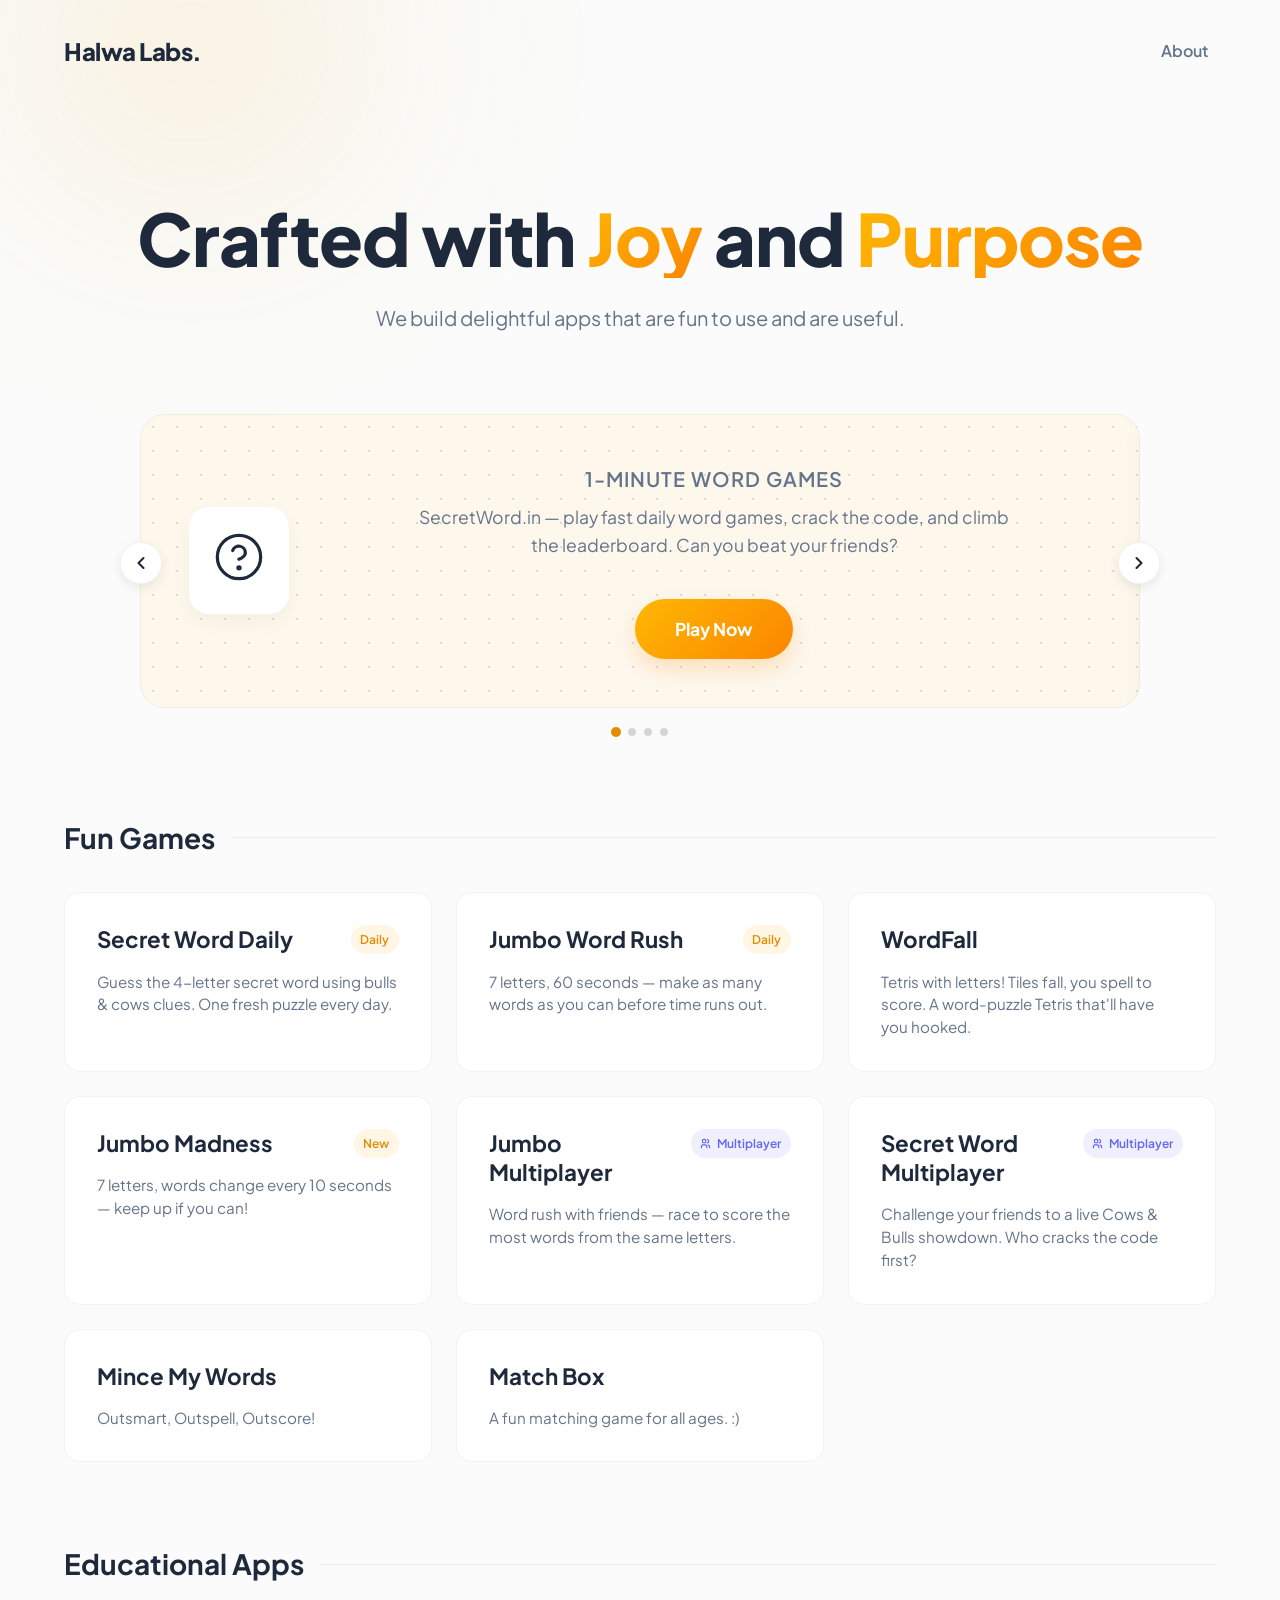
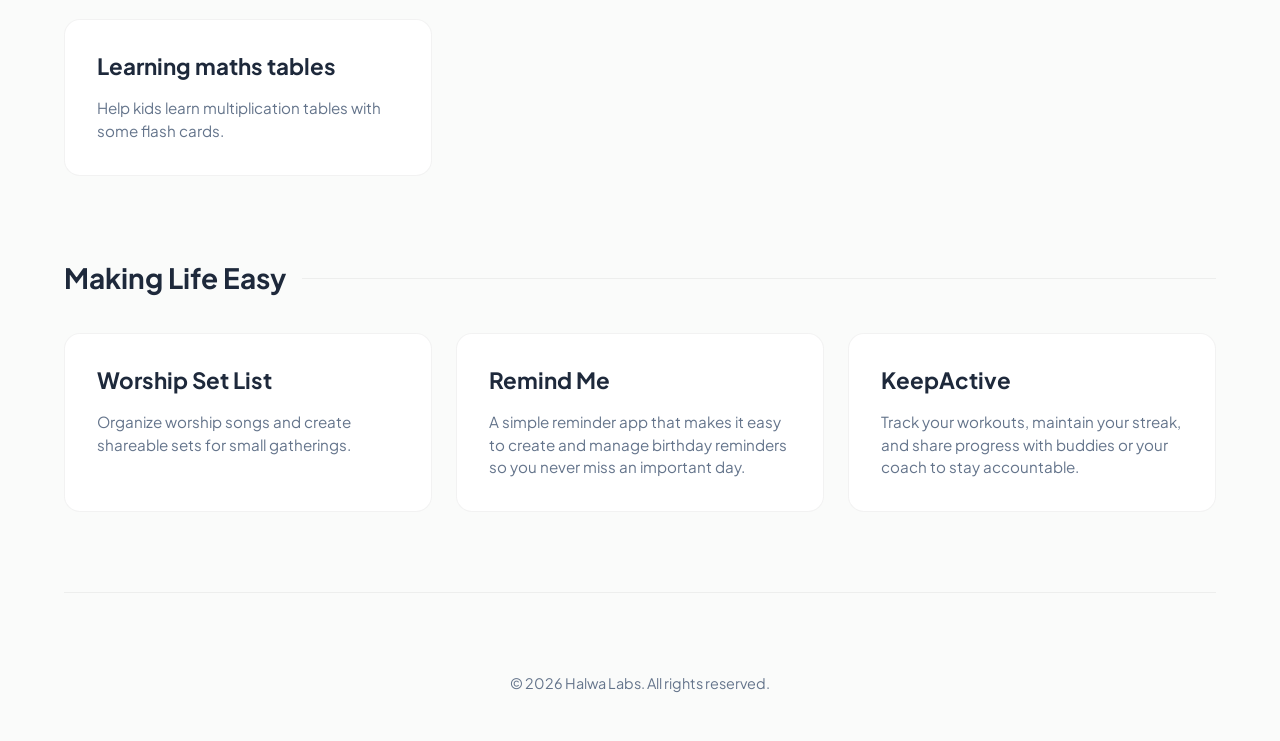
<file: index.html>
<!DOCTYPE html>
<html lang="en">
  <head>
    <meta charset="UTF-8" />
    <meta name="viewport" content="width=device-width, initial-scale=1.0" />
    <title>Halwa Labs - Crafted with Joy and Purpose</title>
    <meta name="description" content="We build delightful apps that are fun to use and are useful.">
    <link rel="preconnect" href="https://fonts.googleapis.com">
    <link rel="preconnect" href="https://fonts.gstatic.com" crossorigin>
    <link href="https://fonts.googleapis.com/css2?family=Plus+Jakarta+Sans:wght@400;500;600;700;800&display=swap" rel="stylesheet">
    <link rel="stylesheet" href="style.css">
    <!-- Google tag (gtag.js) -->
    <script async src="https://www.googletagmanager.com/gtag/js?id=G-1LLXTTPTNR"></script>
    <script>
      window.dataLayer = window.dataLayer || [];
      function gtag(){dataLayer.push(arguments);}
      gtag('js', new Date());
      gtag('config', 'G-1LLXTTPTNR');
    </script>
  </head>
  <body>
    <div id="app">
      <nav class="navbar">
        <div class="nav-content" style="display: flex; width: 100%; justify-content: space-between; align-items: center;">
          <div class="logo">Halwa Labs.</div>
          <div class="nav-links">
            <a href="about.html" style="color: var(--text-secondary); text-decoration: none; font-weight: 600; transition: color 0.3s; padding: 0.5rem;" onmouseover="this.style.color='var(--text-primary)'" onmouseout="this.style.color='var(--text-secondary)'">About</a>
          </div>
        </div>
      </nav>

      <header class="hero">
        <div class="hero-content">
          <h1 class="hero-title">Crafted with <span class="gradient-text">Joy</span> and <span class="gradient-text">Purpose</span></h1>
          <p class="hero-subtitle">We build delightful apps that are fun to use and are useful.</p>
        </div>
      </header>

      <div class="featured-carousel" id="featuredCarousel">
        <button class="carousel-arrow carousel-arrow-left" id="carouselPrev" aria-label="Previous">
          <svg width="20" height="20" viewBox="0 0 24 24" fill="none" stroke="currentColor" stroke-width="2.5" stroke-linecap="round" stroke-linejoin="round"><polyline points="15 18 9 12 15 6"></polyline></svg>
        </button>

        <div class="carousel-track" id="carouselTrack">
          <!-- Slide 1: SecretWord.in -->
          <div class="carousel-slide">
            <div class="banner-icon">
              <svg width="52" height="52" viewBox="0 0 24 24" fill="none" stroke="var(--text-primary)" stroke-width="1.5" stroke-linecap="round" stroke-linejoin="round">
                <circle cx="12" cy="12" r="10"></circle>
                <path d="M9.09 9a3 3 0 0 1 5.83 1c0 2-3 3-3 3"></path>
                <circle cx="12" cy="17" r="0.5" fill="var(--text-primary)"></circle>
              </svg>
            </div>
            <div class="banner-content">
              <h3 class="banner-subtitle">1-Minute Word Games</h3>
              <p class="banner-description">SecretWord.in — play fast daily word games, crack the code, and climb the leaderboard. Can you beat your friends?</p>
              <a href="https://secretword.in" target="_blank" rel="noopener noreferrer" class="banner-btn">Play Now</a>
            </div>
          </div>

          <!-- Slide 2: Multiplication Tables -->
          <div class="carousel-slide">
            <div class="banner-icon">
              <svg width="52" height="52" viewBox="0 0 24 24" fill="none" stroke="var(--text-primary)" stroke-width="1.5" stroke-linecap="round" stroke-linejoin="round">
                <path d="M12 2L2 7l10 5 10-5-10-5z"></path>
                <path d="M2 17l10 5 10-5"></path>
                <path d="M2 12l10 5 10-5"></path>
              </svg>
            </div>
            <div class="banner-content">
              <h3 class="banner-subtitle">Learn Multiplication Tables</h3>
              <p class="banner-description">A fun flash card app for 2nd &amp; 3rd graders to master their times tables — no stress, just practice and progress!</p>
              <a href="https://tables.halwalabs.com" target="_blank" rel="noopener noreferrer" class="banner-btn">Start Learning</a>
            </div>
          </div>

          <!-- Slide 3: KeepActive -->
          <div class="carousel-slide">
            <div class="banner-icon">
              <svg width="52" height="52" viewBox="0 0 24 24" fill="none" stroke="var(--text-primary)" stroke-width="1.5" stroke-linecap="round" stroke-linejoin="round">
                <path d="M18 8h1a4 4 0 0 1 0 8h-1"></path>
                <path d="M2 8h16v9a4 4 0 0 1-4 4H6a4 4 0 0 1-4-4V8z"></path>
                <line x1="6" y1="1" x2="6" y2="4"></line>
                <line x1="10" y1="1" x2="10" y2="4"></line>
                <line x1="14" y1="1" x2="14" y2="4"></line>
              </svg>
            </div>
            <div class="banner-content">
              <h3 class="banner-subtitle">Stay Consistent, Stay Fit</h3>
              <p class="banner-description">KeepActive — track your workouts, maintain your streak, and share progress with buddies or your coach to stay accountable.</p>
              <a href="https://keep-me-active.web.app/" target="_blank" rel="noopener noreferrer" class="banner-btn">Try KeepActive</a>
            </div>
          </div>

          <!-- Slide 4: MyShelf -->
          <div class="carousel-slide">
            <div class="banner-icon">
              <svg width="52" height="52" viewBox="0 0 24 24" fill="none" stroke="var(--text-primary)" stroke-width="1.5" stroke-linecap="round" stroke-linejoin="round">
                <path d="M4 19.5v-15A2.5 2.5 0 0 1 6.5 2H20v20H6.5a2.5 2.5 0 0 1 0-5H20"></path>
                <path d="M8 7h6"></path>
                <path d="M8 11h8"></path>
              </svg>
            </div>
            <div class="banner-content">
              <h3 class="banner-subtitle">Introducing MyShelf.in</h3>
              <p class="banner-description">Your Personal Library Community: Manage your book collection, share with friends, and borrow/lend books securely.</p>
              <a href="https://myshelf.in" target="_blank" rel="noopener noreferrer" class="banner-btn">Explore MyShelf.in</a>
            </div>
          </div>
        </div>

        <button class="carousel-arrow carousel-arrow-right" id="carouselNext" aria-label="Next">
          <svg width="20" height="20" viewBox="0 0 24 24" fill="none" stroke="currentColor" stroke-width="2.5" stroke-linecap="round" stroke-linejoin="round"><polyline points="9 18 15 12 9 6"></polyline></svg>
        </button>

        <div class="carousel-dots" id="carouselDots">
          <button class="carousel-dot active" data-index="0" aria-label="Slide 1"></button>
          <button class="carousel-dot" data-index="1" aria-label="Slide 2"></button>
          <button class="carousel-dot" data-index="2" aria-label="Slide 3"></button>
          <button class="carousel-dot" data-index="3" aria-label="Slide 4"></button>
        </div>
      </div>

      <main class="projects-container">
        <!-- Fun Games -->
        <section class="category-section">
          <h2 class="section-title">Fun Games</h2>
          <div class="grid-container">
            <a href="https://secretword.in/daily-challenge" target="_blank" rel="noopener noreferrer" class="project-card">
              <div class="card-content">
                <div class="card-header"><h3>Secret Word Daily</h3><span class="badge">Daily</span></div>
                <p>Guess the 4-letter secret word using bulls &amp; cows clues. One fresh puzzle every day.</p>
              </div><div class="card-glow"></div>
            </a>
            <a href="https://secretword.in/jumbo" target="_blank" rel="noopener noreferrer" class="project-card">
              <div class="card-content">
                <div class="card-header"><h3>Jumbo Word Rush</h3><span class="badge">Daily</span></div>
                <p>7 letters, 60 seconds — make as many words as you can before time runs out.</p>
              </div><div class="card-glow"></div>
            </a>
            <a href="https://secretword.in/wordfall" target="_blank" rel="noopener noreferrer" class="project-card">
              <div class="card-content">
                <div class="card-header"><h3>WordFall</h3></div>
                <p>Tetris with letters! Tiles fall, you spell to score. A word-puzzle Tetris that'll have you hooked.</p>
              </div><div class="card-glow"></div>
            </a>
            <a href="https://secretword.in/jumbomadness" target="_blank" rel="noopener noreferrer" class="project-card">
              <div class="card-content">
                <div class="card-header"><h3>Jumbo Madness</h3><span class="badge">New</span></div>
                <p>7 letters, words change every 10 seconds — keep up if you can!</p>
              </div><div class="card-glow"></div>
            </a>
            <a href="https://secretword.in/jumbo/multi" target="_blank" rel="noopener noreferrer" class="project-card">
              <div class="card-content">
                <div class="card-header">
                  <h3>Jumbo Multiplayer</h3>
                  <span class="badge badge-multi">
                    <svg width="11" height="11" viewBox="0 0 24 24" fill="none" stroke="currentColor" stroke-width="2.5" stroke-linecap="round" stroke-linejoin="round" style="display:inline;vertical-align:middle;margin-right:3px"><circle cx="9" cy="7" r="4"/><path d="M3 21v-2a4 4 0 0 1 4-4h4a4 4 0 0 1 4 4v2"/><path d="M16 3.13a4 4 0 0 1 0 7.75"/><path d="M21 21v-2a4 4 0 0 0-3-3.87"/></svg>Multiplayer
                  </span>
                </div>
                <p>Word rush with friends — race to score the most words from the same letters.</p>
              </div><div class="card-glow"></div>
            </a>
            <a href="https://secretword.in/multi" target="_blank" rel="noopener noreferrer" class="project-card">
              <div class="card-content">
                <div class="card-header">
                  <h3>Secret Word Multiplayer</h3>
                  <span class="badge badge-multi">
                    <svg width="11" height="11" viewBox="0 0 24 24" fill="none" stroke="currentColor" stroke-width="2.5" stroke-linecap="round" stroke-linejoin="round" style="display:inline;vertical-align:middle;margin-right:3px"><circle cx="9" cy="7" r="4"/><path d="M3 21v-2a4 4 0 0 1 4-4h4a4 4 0 0 1 4 4v2"/><path d="M16 3.13a4 4 0 0 1 0 7.75"/><path d="M21 21v-2a4 4 0 0 0-3-3.87"/></svg>Multiplayer
                  </span>
                </div>
                <p>Challenge your friends to a live Cows &amp; Bulls showdown. Who cracks the code first?</p>
              </div><div class="card-glow"></div>
            </a>
            <a href="https://minceletters.halwalabs.com/" target="_blank" rel="noopener noreferrer" class="project-card">
              <div class="card-content">
                <div class="card-header"><h3>Mince My Words</h3></div>
                <p>Outsmart, Outspell, Outscore!</p>
              </div><div class="card-glow"></div>
            </a>
            <a href="https://halwalabs.com/matchbox/index.html" target="_blank" rel="noopener noreferrer" class="project-card">
              <div class="card-content">
                <div class="card-header"><h3>Match Box</h3></div>
                <p>A fun matching game for all ages. :)</p>
              </div><div class="card-glow"></div>
            </a>
          </div>
        </section>

        <!-- Educational Apps -->
        <section class="category-section">
          <h2 class="section-title">Educational Apps</h2>
          <div class="grid-container">
            <a href="https://tables.halwalabs.com" target="_blank" rel="noopener noreferrer" class="project-card">
              <div class="card-content">
                <div class="card-header"><h3>Learning maths tables</h3></div>
                <p>Help kids learn multiplication tables with some flash cards.</p>
              </div><div class="card-glow"></div>
            </a>
          </div>
        </section>

        <!-- Making Life Easy -->
        <section class="category-section">
          <h2 class="section-title">Making Life Easy</h2>
          <div class="grid-container">
            <a href="https://worshipsetlist.in" target="_blank" rel="noopener noreferrer" class="project-card">
              <div class="card-content">
                <div class="card-header"><h3>Worship Set List</h3></div>
                <p>Organize worship songs and create shareable sets for small gatherings.</p>
              </div><div class="card-glow"></div>
            </a>
            <a href="https://remindme.halwalabs.com" target="_blank" rel="noopener noreferrer" class="project-card">
              <div class="card-content">
                <div class="card-header"><h3>Remind Me</h3></div>
                <p>A simple reminder app that makes it easy to create and manage birthday reminders so you never miss an important day.</p>
              </div><div class="card-glow"></div>
            </a>
            <a href="https://keep-me-active.web.app/" target="_blank" rel="noopener noreferrer" class="project-card">
              <div class="card-content">
                <div class="card-header"><h3>KeepActive</h3></div>
                <p>Track your workouts, maintain your streak, and share progress with buddies or your coach to stay accountable.</p>
              </div><div class="card-glow"></div>
            </a>
          </div>
        </section>
      </main>

      <footer class="footer">
        <p>&copy; 2026 Halwa Labs. All rights reserved.</p>
      </footer>
    </div>
    <script>
      document.querySelectorAll('.project-card').forEach(card => {
        card.addEventListener('mousemove', e => {
          const rect = card.getBoundingClientRect();
          const x = e.clientX - rect.left;
          const y = e.clientY - rect.top;
          card.style.setProperty('--mouse-x', x + 'px');
          card.style.setProperty('--mouse-y', y + 'px');
        });
      });

      // Featured Carousel
      (function () {
        const slides = document.querySelectorAll('.carousel-slide');
        const dots = document.querySelectorAll('.carousel-dot');
        const total = slides.length;
        let current = 0;
        let timer;

        function goTo(index) {
          current = (index + total) % total;
          slides.forEach((s, i) => {
            s.style.transform = `translateX(${(i - current) * 100}%)`;
          });
          dots.forEach((d, i) => d.classList.toggle('active', i === current));
        }

        // Initialize positions
        slides.forEach((s, i) => {
          s.style.transform = `translateX(${i * 100}%)`;
          s.style.position = 'absolute';
          s.style.top = '0';
          s.style.left = '0';
          s.style.width = '100%';
        });

        // Make track relative + sized to a slide
        const track = document.getElementById('carouselTrack');
        track.style.position = 'relative';
        track.style.height = slides[0].offsetHeight + 'px';
        // Keep track height in sync on resize
        window.addEventListener('resize', () => {
          goTo(current);
          track.style.height = slides[current].offsetHeight + 'px';
        });

        function startTimer() {
          timer = setInterval(() => goTo(current + 1), 5000);
        }
        function resetTimer() {
          clearInterval(timer);
          startTimer();
        }

        document.getElementById('carouselPrev').addEventListener('click', () => { goTo(current - 1); resetTimer(); });
        document.getElementById('carouselNext').addEventListener('click', () => { goTo(current + 1); resetTimer(); });
        dots.forEach(dot => {
          dot.addEventListener('click', () => { goTo(+dot.dataset.index); resetTimer(); });
        });

        // Pause on hover
        const carousel = document.getElementById('featuredCarousel');
        carousel.addEventListener('mouseenter', () => clearInterval(timer));
        carousel.addEventListener('mouseleave', startTimer);

        goTo(0);
        startTimer();
      })();
    </script>
  </body>
</html>
</file>
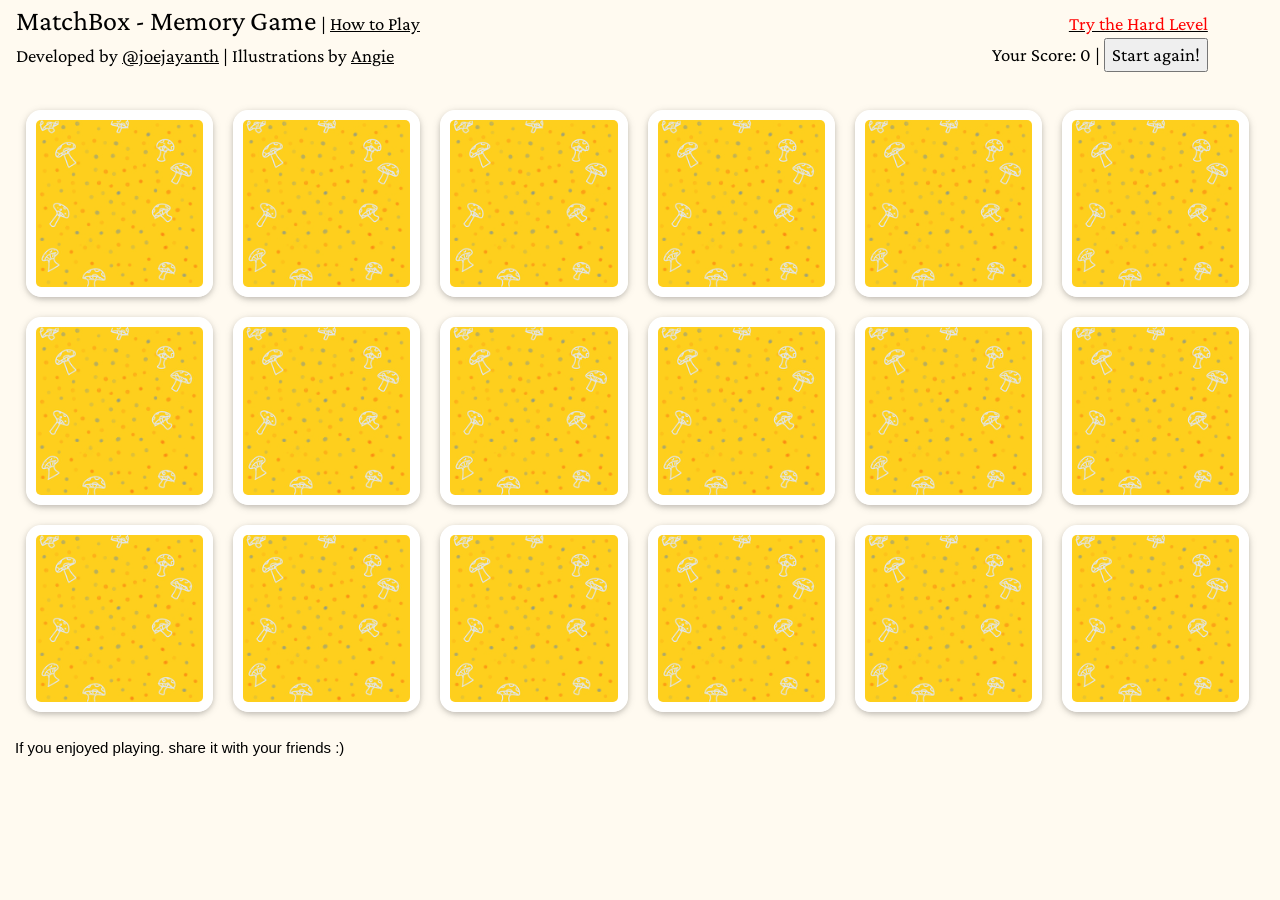
<file: matchbox/index.html>
<!DOCTYPE html>

<!--Matching game -->
<!-- Logic: 
1. create 24 boxes in a page. 
2. there will be 24 cards, 12 pairs.
3. allot each card to a slot randomly. 
4. on click of a card, open the card. and record that card in a array. 
5. on click on the next card, open that card, if its a match to the previous card, then leave them both open. if it is not a match then close the first card. leave the second open. 
6. have timer, start at the first card open. stop at the last card match.  -->


<html>
<head>
    <!-- Global site tag (gtag.js) - Google Analytics -->
<script async src="https://www.googletagmanager.com/gtag/js?id=UA-39559930-3"></script>
<script>
  window.dataLayer = window.dataLayer || [];
  function gtag(){dataLayer.push(arguments);}
  gtag('js', new Date());

  gtag('config', 'UA-39559930-3');
</script>

	<title>MatchBox - a memory game by joseph jayanth</title>
	<link rel="stylesheet" href="https://www.w3schools.com/w3css/4/w3.css">
	<link href="https://fonts.googleapis.com/css2?family=Crimson+Pro&family=Literata"  rel='stylesheet'>
	<script type="text/javascript">

//create an array called all_cards for all the images.
		// var all_cards = ['image1.jpg','image2.jpg','image3.jpg','image4.jpg','image5.jpg','image6.jpg','image1.jpg','image2.jpg','image3.jpg','image4.jpg','image5.jpg','image6.jpg'];

		var all_cards = ['A.jpg','B.jpg','H.jpg','J.jpg','K.jpg','Y.jpg','A.jpg','B.jpg','H.jpg','J.jpg','K.jpg','Y.jpg','O.jpg','N.jpg','T.jpg','O.jpg','N.jpg','T.jpg'];


// to preload images to increase speed after the game starts. 	
		var images = ['back.jpg'];
			function preload() {
    			for (var i = 0; i < arguments.length; i++) {
        		images[i] = new Image();
        		images[i].src = preload.arguments[i];
			    }
			}

		// preload(
		//     'image1.jpg','image2.jpg','image3.jpg','image4.jpg','image5.jpg','image6.jpg'
		// );	

		preload('A.jpg','B.jpg','H.jpg','J.jpg','K.jpg','Y.jpg', 'O.jpg','N.jpg','T.jpg','back.jpg');


		//console.log(images);

		//,'image7.jpg','image8.jpg','image9.jpg','image10.jpg'

		//,'image6.jpg','image7.jpg','image8.jpg','image9.jpg','image10.jpg'

//create an array called cards and assign these images randomly from all_cards[] to cards[]
		var cards = [ ]; // created array called cards
		while (all_cards.length>0){	//random assignement
			var length_of_all_cards = all_cards.length;
			var random_pick = (Math.floor((Math.random() * length_of_all_cards) + 1));
			//console.log(all_cards.length + "," + random_pick);
			cards.push(all_cards[random_pick-1]);
			all_cards.splice(random_pick-1,1);
		}
			//console.log(cards);
			// console.log(all_cards);

// sidenote: closed image is munia2
	var last_opened_image = []; //for storing last opened image. 
	var last_opened_id = ['test']; //for storing last opened id.
	var identified_id =[]; // for storing identified IDs.
	var clicks=1;
	var clicked_ID = []; //to ensure that two consecutive clicks in the same id are not counted

	function myFunction1(y) {

		if(y != last_opened_id[last_opened_id.length-1]) // to make sure that the consecutive clicks on the 													same card does not go thru this function;
		{
		document.getElementById("clicks").innerHTML = clicks++;
		var x = document.getElementById(y).src;
		if (x.includes('back.jpg'))
			{
				document.getElementById(y).src = cards[y];
			}

//finding the last opened before this one and closing it. 
			
			last_opened_image.push(cards[y]);
			last_opened_id.push(y);
			var m = last_opened_id [last_opened_id.length - 2];
			var last_opened_len = last_opened_image.length;
			var z = last_opened_image[last_opened_len-2];
//console.log('', z,'and', cards[y], 'and clicked id is:', y, 'and the image of that is:', cards[y]);

//if the current clicked card is same as the last clicked card AND last opened in more than 1 because i dont want this rule to apply on the first card. AND if the previous id M is not part of the identified lists then do);
			if(cards[y] != z && last_opened_len > 1 && identified_id.indexOf(m) == -1 ) {
				document.getElementById(m).src = "back.jpg";
			}
			else if(cards[y] == z && last_opened_len > 1){
				identified_id.push(y);
				identified_id.push(m);
			}

//console.log(y, m, 'and identified ID:', identified_id);
			
			if (identified_id.length==18){

				k= clicks - 1;
				window.alert ('You took '+ k +' clicks to finish it. If you did it in <25 clicks, tweet the screenshot to @joejayanth :)');
			}
			}	
			
		}

	
</script>

</head>

<body style="background-color: floralwhite;">
	

<div class="w3-container" style="background-color: floralwhite;">

  <div style="float: left; width: 45%; font-family: Crimson Pro; font-size: 1.25em; height: 100px"><p style="margin-top: 0px" ><span style="font-size: 1.5em"> MatchBox - Memory Game </span>| <a href="howto.html/"> How to Play</a>

	<br>
	Developed by <a href="http://twitter.com/joejayanth/" target="_blank">@joejayanth</a> | 
  	Illustrations by <a href="http://instagram.com/lettermelon/" target="_blank">Angie</a></p></div>

  	<div style="float:right;font-family: Crimson Pro; font-size: 1.25em; width: 45%; height: 100px; text-align: right;"><p style="margin-top: 10px" >
  			<span style="padding-right: 10%"><a href="hard.html"><span style="color: red">Try the Hard Level</span></a> </span>
  		<br><span style="padding-right: 10%"> Your Score: <span id='clicks'>0 </span> | <button onclick="location.reload();"> Start again! </button></span></p> </div>	

  <!-- <div style="line-height:1.5; margin: 10px;clear: right;"><h3 style="font-family: 'playfair display'">MatchBox - a memory game by <a href="http://twitter.com/joejayanth/" target="_blank">@joejayanth</a></h3>
  	  <p> No. of clicks: <span id='clicks'>0 </span> | <button onclick="location.reload();"> Start again! </button></p> <p>Illustrations by  <a href="https://www.instagram.com/lettermelon/" target='_blank'> @lettermelon</a></p></div> -->



	<!-- 
<button onclick="document.getElementById('myImage').src='pic_bulbon.gif'">Turn on the light</button>

<img id="myImage" src="pic_bulboff.gif" style="width:100px">

<button onclick="document.getElementById('myImage').src='pic_bulboff.gif'">Turn off the light</button>
-->

<div class=' w3-card w3-round-xlarge ' style='width: 15%; ; float: left;margin: 10px; '> <div onclick="myFunction1('0')"> <img style="border-radius: 15px; border-width: 10px; border-color: white; border-style: solid;" id='0' src='back.jpg'; width='100%' ; > </div></div>

<div class=' w3-card w3-round-xlarge ' style='width: 15%;  float: left;margin: 10px; '> <div onclick="myFunction1('1')"> <img style="border-radius: 15px; border-width: 10px; border-color: white; border-style: solid;"id='1' src='back.jpg' width='100%' ;> </div></div>

<div class=' w3-card w3-round-xlarge ' style='width: 15%;  float: left;margin: 10px; '> <div onclick="myFunction1('2')"> <img style="border-radius: 15px; border-width: 10px; border-color: white; border-style: solid;"id='2' src='back.jpg' width='100%' ;> </div></div>

<div class=' w3-card w3-round-xlarge ' style='width: 15%;  float: left;margin: 10px; '> <div onclick="myFunction1('3')"> <img style="border-radius: 15px; border-width: 10px; border-color: white; border-style: solid;"id='3' src='back.jpg' width='100%' ;> </div></div>

<div class=' w3-card w3-round-xlarge ' style='width: 15%;  float: left;margin: 10px; '> <div onclick="myFunction1('4')"> <img style="border-radius: 15px; border-width: 10px; border-color: white; border-style: solid;"id='4' src='back.jpg' width='100%' ;> </div></div>

<div class=' w3-card w3-round-xlarge ' style='width: 15%;  float: left;margin: 10px; '> <div onclick="myFunction1('5')"> <img style="border-radius: 15px; border-width: 10px; border-color: white; border-style: solid;"id='5' src='back.jpg' width='100%' ;> </div></div>

<div class=' w3-card w3-round-xlarge ' style='width: 15%;  float: left;margin: 10px; '> <div onclick="myFunction1('6')"> <img style="border-radius: 15px; border-width: 10px; border-color: white; border-style: solid;"id='6' src='back.jpg' width='100%' ;> </div></div>

<div class=' w3-card w3-round-xlarge ' style='width: 15%;  float: left;margin: 10px; '> <div onclick="myFunction1('7')"> <img style="border-radius: 15px; border-width: 10px; border-color: white; border-style: solid;"id='7' src='back.jpg' width='100%' ;> </div></div>

<div class=' w3-card w3-round-xlarge ' style='width: 15%;  float: left;margin: 10px; '> <div onclick="myFunction1('8')"> <img style="border-radius: 15px; border-width: 10px; border-color: white; border-style: solid;"id='8' src='back.jpg' width='100%' ;> </div></div>

<div class=' w3-card w3-round-xlarge ' style='width: 15%;  float: left;margin: 10px; '> <div onclick="myFunction1('9')"> <img style="border-radius: 15px; border-width: 10px; border-color: white; border-style: solid;"id='9' src='back.jpg' width='100%' ;> </div></div>

<div class=' w3-card w3-round-xlarge ' style='width: 15%;  float: left;margin: 10px; '> <div onclick="myFunction1('10')"> <img style="border-radius: 15px; border-width: 10px; border-color: white; border-style: solid;"id='10' src='back.jpg' width='100%' ;> </div></div>

<div class=' w3-card w3-round-xlarge ' style='width: 15%;  float: left;margin: 10px; '> <div onclick="myFunction1('11')"> <img style="border-radius: 15px; border-width: 10px; border-color: white; border-style: solid;"id='11' src='back.jpg' width='100%' ;> </div></div>

<div class=' w3-card w3-round-xlarge ' style='width: 15%;  float: left;margin: 10px; '> <div onclick="myFunction1('12')"> <img style="border-radius: 15px; border-width: 10px; border-color: white; border-style: solid;"id='12' src='back.jpg' width='100%' ;> </div></div>

<div class=' w3-card w3-round-xlarge ' style='width: 15%;  float: left;margin: 10px; '> <div onclick="myFunction1('13')"> <img style="border-radius: 15px; border-width: 10px; border-color: white; border-style: solid;"id='13' src='back.jpg' width='100%' ;> </div></div>

<div class=' w3-card w3-round-xlarge ' style='width: 15%;  float: left;margin: 10px; '> <div onclick="myFunction1('14')"> <img style="border-radius: 15px; border-width: 10px; border-color: white; border-style: solid;"id='14' src='back.jpg' width='100%' ;> </div></div>

<div class=' w3-card w3-round-xlarge ' style='width: 15%;  float: left;margin: 10px; '> <div onclick="myFunction1('15')"> <img style="border-radius: 15px; border-width: 10px; border-color: white; border-style: solid;"id='15' src='back.jpg' width='100%' ;> </div></div>

<div class=' w3-card w3-round-xlarge ' style='width: 15%;  float: left;margin: 10px; '> <div onclick="myFunction1('16')"> <img style="border-radius: 15px; border-width: 10px; border-color: white; border-style: solid;"id='16' src='back.jpg' width='100%' ;> </div></div>

<div class=' w3-card w3-round-xlarge ' style='width: 15%;  float: left;margin: 10px; '> <div onclick="myFunction1('17')"> <img style="border-radius: 15px; border-width: 10px; border-color: white; border-style: solid;"id='17' src='back.jpg' width='100%' ;> </div></div>

<!-- 

<div class=' w3-card w3-round-xlarge ' style='width: 15%;  float: left;margin: 10px; '> <div onclick="myFunction1('18')"> <img id='18' src='back.jpg' width='100%' ;> </div></div>

<div class=' w3-card w3-round-xlarge ' style='width: 15%;  float: left;margin: 10px; '> <div onclick="myFunction1('19')"> <img id='19' src='back.jpg' width='100%' ;> </div></div> 

<div class=' w3-card w3-round-xlarge ' style='width: 15%;  float: left;margin: 10px; '> <div onclick="myFunction1('20')"> <img id='20' src='back.jpg' width='100%' ;> </div></div>



<div class=' w3-card w3-round-xlarge ' style='width: 15%;  float: left;margin: 10px; '> <div onclick="myFunction1('21')"> <img id='21' src='back.jpg' width='100%' ;> </div></div>

<div class=' w3-card w3-round-xlarge ' style='width: 15%;  float: left;margin: 10px; '> <div onclick="myFunction1('22')"> <img id='22' src='back.jpg' width='100%' ;> </div></div>

<div class=' w3-card w3-round-xlarge ' style='width: 15%;  float: left;margin: 10px; '> <div onclick="myFunction1('23')"> <img id='23' src='back.jpg' width='100%' ;> </div></div>

<div class=' w3-card w3-round-xlarge ' style='width: 15%;  float: left;margin: 10px; '> <div onclick="myFunction1('24')"> <img id='24' src='back.jpg' width='100%' ;> </div></div>

  -->


</div>
<div style="margin: 15px">
<p>If you enjoyed playing. share it with your friends :)</p>
</div>


                <!-- Go to www.addthis.com/dashboard to customize your tools -->
 <div class="addthis_inline_share_toolbox"></div>



</body>
</html>
</file>
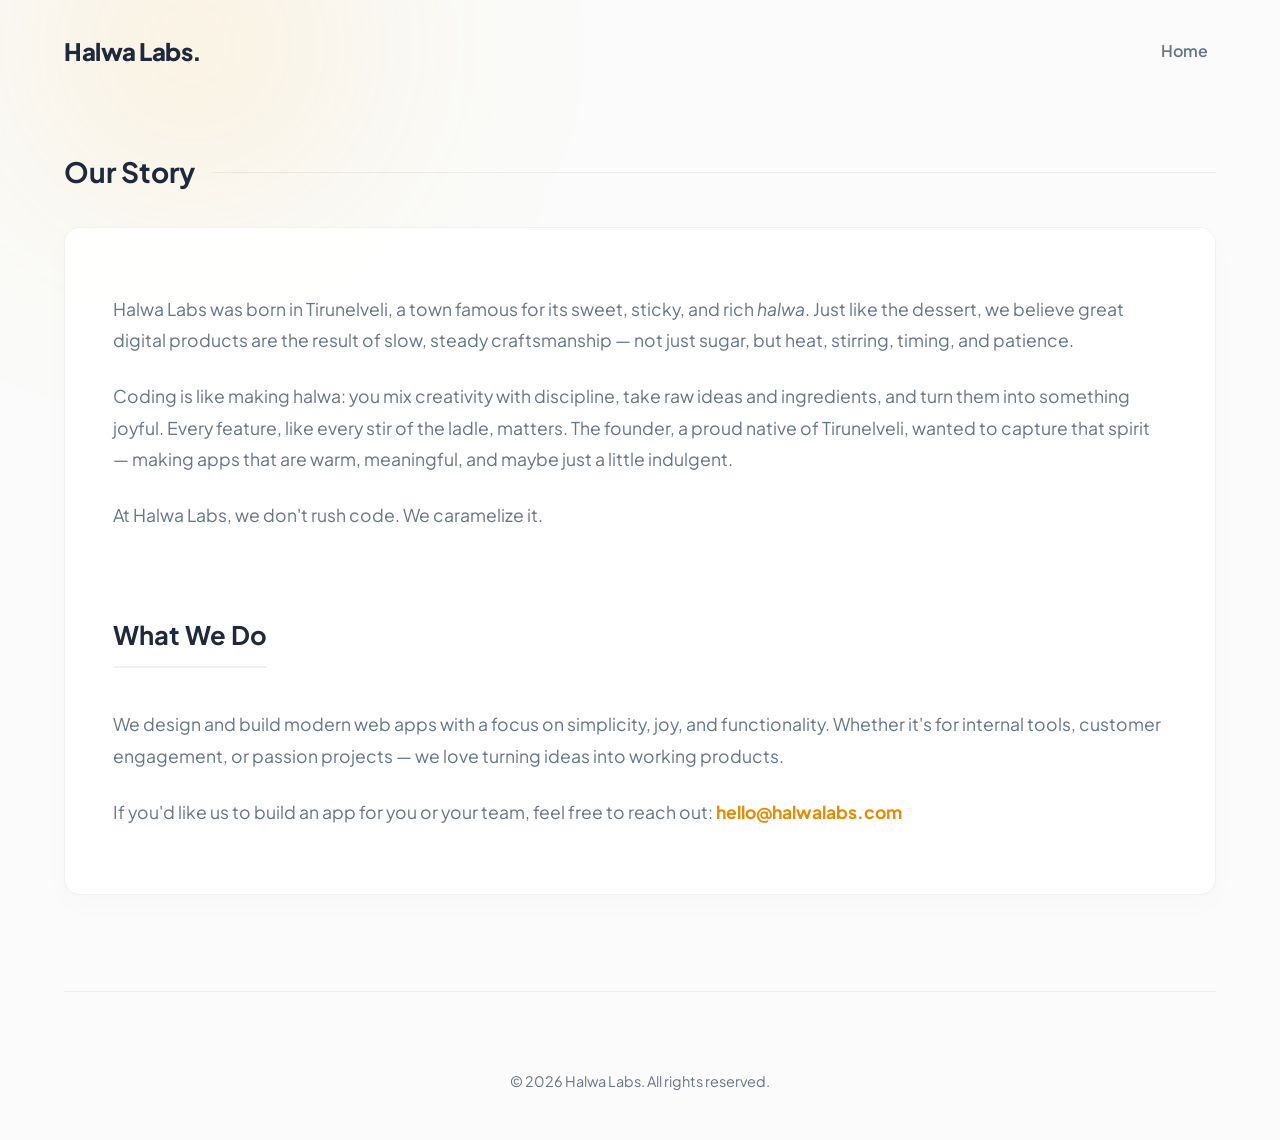
<file: about.html>
<!DOCTYPE html>
<html lang="en">
  <head>
    <meta charset="UTF-8" />
    <meta name="viewport" content="width=device-width, initial-scale=1.0" />
    <title>About - Halwa Labs</title>
    <link rel="preconnect" href="https://fonts.googleapis.com">
    <link rel="preconnect" href="https://fonts.gstatic.com" crossorigin>
    <link href="https://fonts.googleapis.com/css2?family=Plus+Jakarta+Sans:wght@400;500;600;700;800&display=swap" rel="stylesheet">
    <link rel="stylesheet" href="style.css">
  </head>
  <body>
    <div id="app">
      <nav class="navbar">
        <div class="nav-content" style="display: flex; width: 100%; justify-content: space-between; align-items: center;">
          <div class="logo"><a href="index.html" style="text-decoration: none; color: inherit;">Halwa Labs.</a></div>
          <div class="nav-links">
            <a href="index.html" style="color: var(--text-secondary); text-decoration: none; font-weight: 600; transition: color 0.3s; padding: 0.5rem;" onmouseover="this.style.color='var(--text-primary)'" onmouseout="this.style.color='var(--text-secondary)'">Home</a>
          </div>
        </div>
      </nav>

      <section class="category-section" style="margin-top: 3rem;">
        <h2 class="section-title">Our Story</h2>
        <div class="about-content" style="background: var(--card-bg); border: 1px solid var(--card-border); border-radius: 16px; padding: 3rem; backdrop-filter: blur(12px); color: var(--text-secondary); line-height: 1.8; font-size: 1.1rem; box-shadow: 0 10px 30px rgba(0,0,0,0.02);">
          <p style="margin-bottom: 1.5rem;">Halwa Labs was born in Tirunelveli, a town famous for its sweet, sticky, and rich <em>halwa</em>. Just like the dessert, we believe great digital products are the result of slow, steady craftsmanship — not just sugar, but heat, stirring, timing, and patience.</p>
          <p style="margin-bottom: 1.5rem;">Coding is like making halwa: you mix creativity with discipline, take raw ideas and ingredients, and turn them into something joyful. Every feature, like every stir of the ladle, matters. The founder, a proud native of Tirunelveli, wanted to capture that spirit — making apps that are warm, meaningful, and maybe just a little indulgent.</p>
          <p style="margin-bottom: 3rem;">At Halwa Labs, we don't rush code. We caramelize it.</p>
          
          <h3 style="margin-top: 2rem; margin-bottom: 1.5rem; color: var(--text-primary); font-size: 1.6rem; border-bottom: 2px solid var(--card-border); padding-bottom: 0.5rem; display: inline-block;">What We Do</h3>
          <p style="margin-bottom: 1.5rem;">We design and build modern web apps with a focus on simplicity, joy, and functionality. Whether it's for internal tools, customer engagement, or passion projects — we love turning ideas into working products.</p>
          <p>If you'd like us to build an app for you or your team, feel free to reach out: <a href="mailto:hello@halwalabs.com" style="color: var(--accent-color); text-decoration: none; font-weight: 700;">hello@halwalabs.com</a></p>
        </div>
      </section>

      <footer class="footer" style="margin-top: 6rem;">
        <p>&copy; 2026 Halwa Labs. All rights reserved.</p>
      </footer>
    </div>
  </body>
</html>
</file>
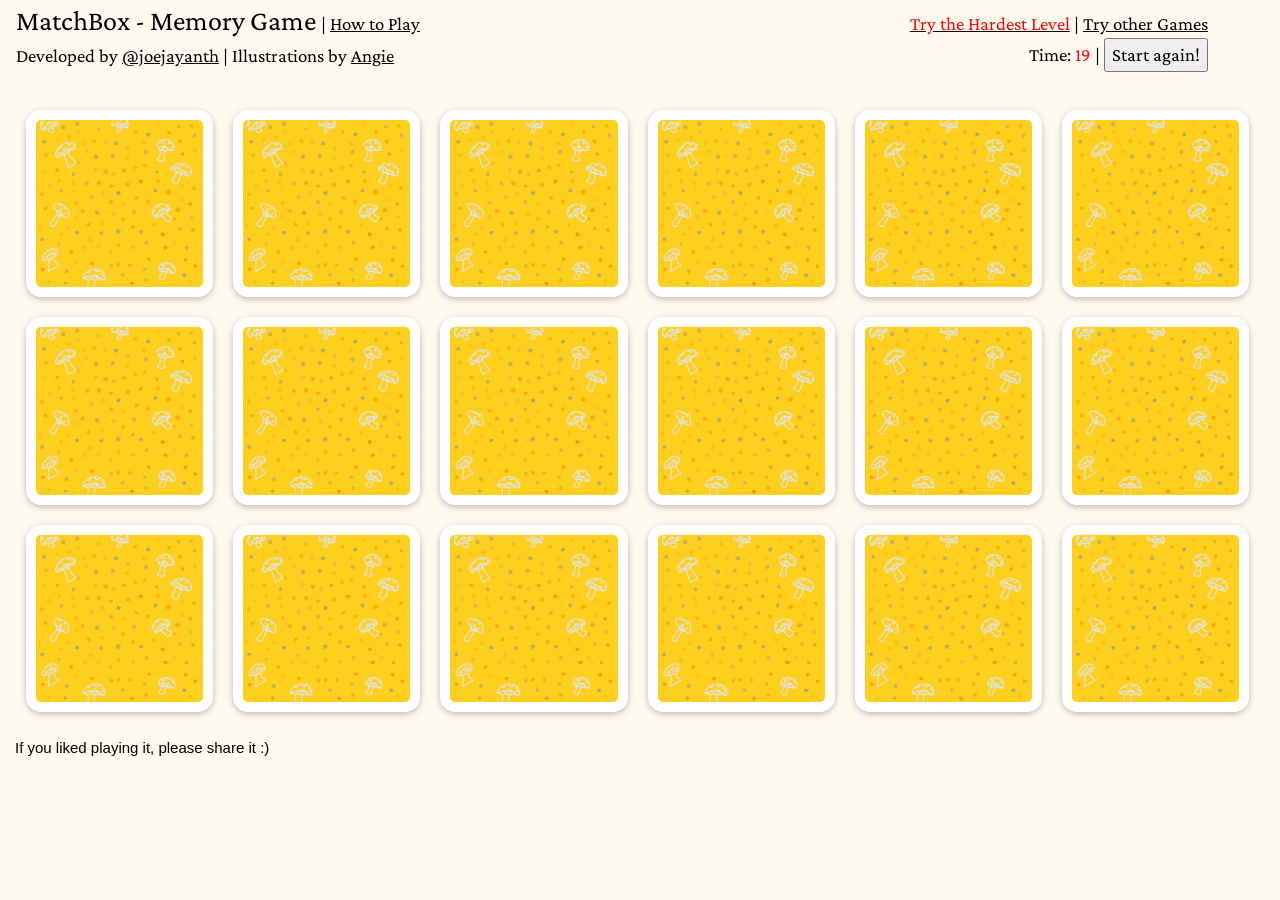
<file: matchbox/easy-timed.html>
<!DOCTYPE html>

<!--Matching game -->
<!-- Logic: 
1. create 24 boxes in a page. 
2. there will be 24 cards, 12 pairs.
3. allot each card to a slot randomly. 
4. on click of a card, open the card. and record that card in a array. 
5. on click on the next card, open that card, if its a match to the previous card, then leave them both open. if it is not a match then close the first card. leave the second open. 
6. have timer, start at the first card open. stop at the last card match.  -->


<html>
<head>
    <!-- Global site tag (gtag.js) - Google Analytics -->
<script async src="https://www.googletagmanager.com/gtag/js?id=UA-39559930-3"></script>
<script>
  window.dataLayer = window.dataLayer || [];
  function gtag(){dataLayer.push(arguments);}
  gtag('js', new Date());

  gtag('config', 'UA-39559930-3');
</script>

	<title>MatchBox - a memory game by joseph jayanth</title>
	<link rel="stylesheet" href="https://www.w3schools.com/w3css/4/w3.css">
	<link href="https://fonts.googleapis.com/css2?family=Crimson+Pro&family=Literata"  rel='stylesheet'>
	<script type="text/javascript">

//create an array called all_cards for all the images.
		// var all_cards = ['image1.jpg','image2.jpg','image3.jpg','image4.jpg','image5.jpg','image6.jpg','image1.jpg','image2.jpg','image3.jpg','image4.jpg','image5.jpg','image6.jpg'];

		var all_cards = ['A.jpg','B.jpg','H.jpg','J.jpg','K.jpg','Y.jpg','A.jpg','B.jpg','H.jpg','J.jpg','K.jpg','Y.jpg','O.jpg','N.jpg','T.jpg','O.jpg','N.jpg','T.jpg'];


// to preload images to increase speed after the game starts. 	
		var images = ['back.jpg'];
			function preload() {
    			for (var i = 0; i < arguments.length; i++) {
        		images[i] = new Image();
        		images[i].src = preload.arguments[i];
			    }
			}

		// preload(
		//     'image1.jpg','image2.jpg','image3.jpg','image4.jpg','image5.jpg','image6.jpg'
		// );	

		preload('A.jpg','B.jpg','H.jpg','J.jpg','K.jpg','Y.jpg', 'O.jpg','N.jpg','T.jpg','back.jpg');


		//console.log(images);

		//,'image7.jpg','image8.jpg','image9.jpg','image10.jpg'

		//,'image6.jpg','image7.jpg','image8.jpg','image9.jpg','image10.jpg'

//create an array called cards and assign these images randomly from all_cards[] to cards[]
		var cards = [ ]; // created array called cards
		while (all_cards.length>0){	//random assignement
			var length_of_all_cards = all_cards.length;
			var random_pick = (Math.floor((Math.random() * length_of_all_cards) + 1));
			//console.log(all_cards.length + "," + random_pick);
			cards.push(all_cards[random_pick-1]);
			all_cards.splice(random_pick-1,1);
		}
			//console.log(cards);
			// console.log(all_cards);

// sidenote: closed image is munia2
	var last_opened_image = []; //for storing last opened image. 
	var last_opened_id = ['test']; //for storing last opened id.
	var identified_id =[]; // for storing identified IDs.
	var clicks=1;
	var clicked_ID = []; //to ensure that two consecutive clicks in the same id are not counted

	function myFunction1(y) {

		if(y != last_opened_id[last_opened_id.length-1]) // to make sure that the consecutive clicks on the 													same card does not go thru this function;
		{
			clicks++;
			var x = document.getElementById(y).src;
		if (x ==='https://josephjayanth.com/matchbox/back.jpg')
			{
				document.getElementById(y).src = cards[y];
			}

//finding the last opened before this one and closing it. 
			
			last_opened_image.push(cards[y]);
			last_opened_id.push(y);
			var m = last_opened_id [last_opened_id.length - 2];
			var last_opened_len = last_opened_image.length;
			var z = last_opened_image[last_opened_len-2];
//console.log('', z,'and', cards[y], 'and clicked id is:', y, 'and the image of that is:', cards[y]);

//if the current clicked card is same as the last clicked card AND last opened in more than 1 because i dont want this rule to apply on the first card. AND if the previous id M is not part of the identified lists then do);
			if(cards[y] != z && last_opened_len > 1 && identified_id.indexOf(m) == -1 ) {
				document.getElementById(m).src = "back.jpg";
			}
			else if(cards[y] == z && last_opened_len > 1){
				identified_id.push(y);
				identified_id.push(m);
			}

//console.log(y, m, 'and identified ID:', identified_id);
			
			if (identified_id.length==18){

				k= clicks - 1;
				window.alert ('AWESOME! This was a hard one but you completed with '+seconds+' seconds to spare. Tweet the screenshot to @joejayanth :)');
			}
			}	
			
		}
var seconds; //global variable

onload = window.alert("You have 20 seconds to complete this challenge. It's not impossible, I have done it. :)");

// Set the date we're counting down to
var countDownDate = new Date().getTime()+20000;

// Update the count down every 1 second
var x = setInterval(function() {

  // Get today's date and time
  var now = new Date().getTime();
    
  // Find the distance between now and the count down date
  var distance = countDownDate - now;
    
  // Time calculations for days, hours, minutes and seconds
  var days = Math.floor(distance / (1000 * 60 * 60 * 24));
  var hours = Math.floor((distance % (1000 * 60 * 60 * 24)) / (1000 * 60 * 60));
  var minutes = Math.floor((distance % (1000 * 60 * 60)) / (1000 * 60));
  seconds = Math.floor((distance % (1000 * 60)) / 1000);

  // Output the result in an element with id="demo"
  document.getElementById("clicks").innerHTML = seconds;
    
  // If the count down is over, write some text 
  if (distance < 0) {
    clearInterval(x);
    document.getElementById("clicks").innerHTML = "Time's up!";
    window.alert('You ran out of time. Better luck next time.')
  }
}, 1000);
		
	
</script>
</head>

<body style="background-color: floralwhite;">

<div class="w3-container" style="background-color: floralwhite;">


  <div style="float: left; width: 45%; font-family: Crimson Pro; font-size: 1.25em; height: 100px"><p style="margin-top: 0px" ><span style="font-size: 1.5em"> MatchBox - Memory Game </span>| <a href="https://youtu.be/4rHR5GbKCyw" target="_blank"> How to Play</a>

	<br>
	Developed by <a href="http://twitter.com/joejayanth/" target="_blank">@joejayanth</a> | 
  	Illustrations by <a href="http://instagram.com/lettermelon/" target="_blank">Angie</a></p></div>

  	<div style="float:right;font-family: Crimson Pro; font-size: 1.25em; width: 45%; height: 100px; text-align: right;"><p style="margin-top: 10px" >
  			<span style="padding-right: 10%"><a href="https://josephjayanth.com/matchbox/timed.html"><span style="color: red">Try the Hardest Level</span></a> | <a href="https://josephjayanth.com/matchbox/timed">Try other Games</a></span>
  		<br><span style="padding-right: 10%"> Time: <span id='clicks' style="color: red">50 </span> | <button onclick="location.reload();"> Start again! </button></span></p> </div>	

	

  	

  <!-- <div style="line-height:1.5; margin: 10px;clear: right;"><h3 style="font-family: 'playfair display'">MatchBox - a memory game by <a href="http://twitter.com/joejayanth/" target="_blank">@joejayanth</a></h3>
  	  <p> No. of clicks: <span id='clicks'>0 </span> | <button onclick="location.reload();"> Start again! </button></p> <p>Illustrations by  <a href="https://www.instagram.com/lettermelon/" target='_blank'> @lettermelon</a></p></div> -->



	<!-- 
<button onclick="document.getElementById('myImage').src='pic_bulbon.gif'">Turn on the light</button>

<img id="myImage" src="pic_bulboff.gif" style="width:100px">

<button onclick="document.getElementById('myImage').src='pic_bulboff.gif'">Turn off the light</button>
-->

<div class=' w3-card w3-round-xlarge ' style='width: 15%; ; float: left;margin: 10px; '> <div onclick="myFunction1('0')"> <img style="border-radius: 15px; border-width: 10px; border-color: white; border-style: solid;" id='0' src='back.jpg'; width='100%' ; > </div></div>

<div class=' w3-card w3-round-xlarge ' style='width: 15%;  float: left;margin: 10px; '> <div onclick="myFunction1('1')"> <img style="border-radius: 15px; border-width: 10px; border-color: white; border-style: solid;"id='1' src='back.jpg' width='100%' ;> </div></div>

<div class=' w3-card w3-round-xlarge ' style='width: 15%;  float: left;margin: 10px; '> <div onclick="myFunction1('2')"> <img style="border-radius: 15px; border-width: 10px; border-color: white; border-style: solid;"id='2' src='back.jpg' width='100%' ;> </div></div>

<div class=' w3-card w3-round-xlarge ' style='width: 15%;  float: left;margin: 10px; '> <div onclick="myFunction1('3')"> <img style="border-radius: 15px; border-width: 10px; border-color: white; border-style: solid;"id='3' src='back.jpg' width='100%' ;> </div></div>

<div class=' w3-card w3-round-xlarge ' style='width: 15%;  float: left;margin: 10px; '> <div onclick="myFunction1('4')"> <img style="border-radius: 15px; border-width: 10px; border-color: white; border-style: solid;"id='4' src='back.jpg' width='100%' ;> </div></div>

<div class=' w3-card w3-round-xlarge ' style='width: 15%;  float: left;margin: 10px; '> <div onclick="myFunction1('5')"> <img style="border-radius: 15px; border-width: 10px; border-color: white; border-style: solid;"id='5' src='back.jpg' width='100%' ;> </div></div>

<div class=' w3-card w3-round-xlarge ' style='width: 15%;  float: left;margin: 10px; '> <div onclick="myFunction1('6')"> <img style="border-radius: 15px; border-width: 10px; border-color: white; border-style: solid;"id='6' src='back.jpg' width='100%' ;> </div></div>

<div class=' w3-card w3-round-xlarge ' style='width: 15%;  float: left;margin: 10px; '> <div onclick="myFunction1('7')"> <img style="border-radius: 15px; border-width: 10px; border-color: white; border-style: solid;"id='7' src='back.jpg' width='100%' ;> </div></div>

<div class=' w3-card w3-round-xlarge ' style='width: 15%;  float: left;margin: 10px; '> <div onclick="myFunction1('8')"> <img style="border-radius: 15px; border-width: 10px; border-color: white; border-style: solid;"id='8' src='back.jpg' width='100%' ;> </div></div>

<div class=' w3-card w3-round-xlarge ' style='width: 15%;  float: left;margin: 10px; '> <div onclick="myFunction1('9')"> <img style="border-radius: 15px; border-width: 10px; border-color: white; border-style: solid;"id='9' src='back.jpg' width='100%' ;> </div></div>

<div class=' w3-card w3-round-xlarge ' style='width: 15%;  float: left;margin: 10px; '> <div onclick="myFunction1('10')"> <img style="border-radius: 15px; border-width: 10px; border-color: white; border-style: solid;"id='10' src='back.jpg' width='100%' ;> </div></div>

<div class=' w3-card w3-round-xlarge ' style='width: 15%;  float: left;margin: 10px; '> <div onclick="myFunction1('11')"> <img style="border-radius: 15px; border-width: 10px; border-color: white; border-style: solid;"id='11' src='back.jpg' width='100%' ;> </div></div>

<div class=' w3-card w3-round-xlarge ' style='width: 15%;  float: left;margin: 10px; '> <div onclick="myFunction1('12')"> <img style="border-radius: 15px; border-width: 10px; border-color: white; border-style: solid;"id='12' src='back.jpg' width='100%' ;> </div></div>

<div class=' w3-card w3-round-xlarge ' style='width: 15%;  float: left;margin: 10px; '> <div onclick="myFunction1('13')"> <img style="border-radius: 15px; border-width: 10px; border-color: white; border-style: solid;"id='13' src='back.jpg' width='100%' ;> </div></div>

<div class=' w3-card w3-round-xlarge ' style='width: 15%;  float: left;margin: 10px; '> <div onclick="myFunction1('14')"> <img style="border-radius: 15px; border-width: 10px; border-color: white; border-style: solid;"id='14' src='back.jpg' width='100%' ;> </div></div>

<div class=' w3-card w3-round-xlarge ' style='width: 15%;  float: left;margin: 10px; '> <div onclick="myFunction1('15')"> <img style="border-radius: 15px; border-width: 10px; border-color: white; border-style: solid;"id='15' src='back.jpg' width='100%' ;> </div></div>

<div class=' w3-card w3-round-xlarge ' style='width: 15%;  float: left;margin: 10px; '> <div onclick="myFunction1('16')"> <img style="border-radius: 15px; border-width: 10px; border-color: white; border-style: solid;"id='16' src='back.jpg' width='100%' ;> </div></div>

<div class=' w3-card w3-round-xlarge ' style='width: 15%;  float: left;margin: 10px; '> <div onclick="myFunction1('17')"> <img style="border-radius: 15px; border-width: 10px; border-color: white; border-style: solid;"id='17' src='back.jpg' width='100%' ;> </div></div>

<!-- 

<div class=' w3-card w3-round-xlarge ' style='width: 15%;  float: left;margin: 10px; '> <div onclick="myFunction1('18')"> <img id='18' src='back.jpg' width='100%' ;> </div></div>

<div class=' w3-card w3-round-xlarge ' style='width: 15%;  float: left;margin: 10px; '> <div onclick="myFunction1('19')"> <img id='19' src='back.jpg' width='100%' ;> </div></div> 

<div class=' w3-card w3-round-xlarge ' style='width: 15%;  float: left;margin: 10px; '> <div onclick="myFunction1('20')"> <img id='20' src='back.jpg' width='100%' ;> </div></div>



<div class=' w3-card w3-round-xlarge ' style='width: 15%;  float: left;margin: 10px; '> <div onclick="myFunction1('21')"> <img id='21' src='back.jpg' width='100%' ;> </div></div>

<div class=' w3-card w3-round-xlarge ' style='width: 15%;  float: left;margin: 10px; '> <div onclick="myFunction1('22')"> <img id='22' src='back.jpg' width='100%' ;> </div></div>

<div class=' w3-card w3-round-xlarge ' style='width: 15%;  float: left;margin: 10px; '> <div onclick="myFunction1('23')"> <img id='23' src='back.jpg' width='100%' ;> </div></div>

<div class=' w3-card w3-round-xlarge ' style='width: 15%;  float: left;margin: 10px; '> <div onclick="myFunction1('24')"> <img id='24' src='back.jpg' width='100%' ;> </div></div>

  -->


</div>

<div style="margin: 15px">
<p>If you liked playing it, please share it :) </p>	

</div>
<!-- Go to www.addthis.com/dashboard to customize your tools --> <script type="text/javascript" src="//s7.addthis.com/js/300/addthis_widget.js#pubid=ra-4ea4092b50f5954a"></script> 

                <!-- Go to www.addthis.com/dashboard to customize your tools -->
 <div class="addthis_inline_share_toolbox"></div>


</body>
</html>
</file>
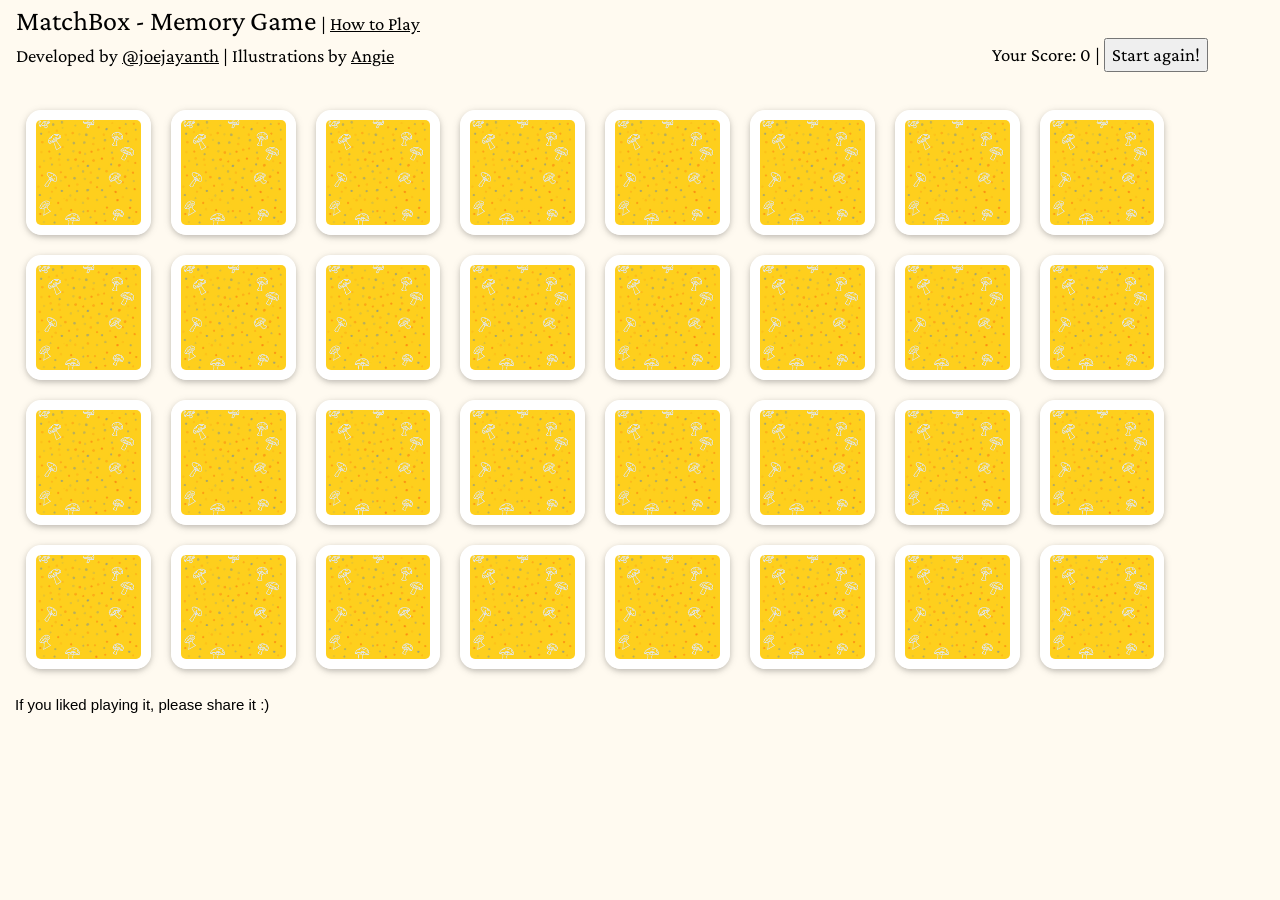
<file: matchbox/hard.html>
<!DOCTYPE html>

<!--Matching game -->
<!-- Logic: 
1. create 24 boxes in a page. 
2. there will be 24 cards, 12 pairs.
3. allot each card to a slot randomly. 
4. on click of a card, open the card. and record that card in a array. 
5. on click on the next card, open that card, if its a match to the previous card, then leave them both open. if it is not a match then close the first card. leave the second open. 
6. have timer, start at the first card open. stop at the last card match.  -->


<html>
<head>
    <!-- Global site tag (gtag.js) - Google Analytics -->
<script async src="https://www.googletagmanager.com/gtag/js?id=UA-39559930-3"></script>
<script>
  window.dataLayer = window.dataLayer || [];
  function gtag(){dataLayer.push(arguments);}
  gtag('js', new Date());

  gtag('config', 'UA-39559930-3');
</script>

	<title>MatchBox - a memory game by joseph jayanth</title>
	<link rel="stylesheet" href="https://www.w3schools.com/w3css/4/w3.css">
	<link href="https://fonts.googleapis.com/css2?family=Crimson+Pro&family=Literata"  rel='stylesheet'>
	<script type="text/javascript">

//create an array called all_cards for all the images.
		// var all_cards = ['image1.jpg','image2.jpg','image3.jpg','image4.jpg','image5.jpg','image6.jpg','image1.jpg','image2.jpg','image3.jpg','image4.jpg','image5.jpg','image6.jpg'];

		var all_cards = ['A.jpg','B.jpg','H.jpg','J.jpg','K.jpg','Y.jpg','A.jpg','B.jpg','H.jpg','J.jpg','K.jpg','Y.jpg','O.jpg','N.jpg','T.jpg','O.jpg','N.jpg','T.jpg','D.jpg','E.jpg','F.jpg','G.jpg','I.jpg','P.jpg','R.jpg','D.jpg','E.jpg','F.jpg','G.jpg','I.jpg','P.jpg','R.jpg'];


// to preload images to increase speed after the game starts. 	
		var images = ['back.jpg'];
			function preload() {
    			for (var i = 0; i < arguments.length; i++) {
        		images[i] = new Image();
        		images[i].src = preload.arguments[i];
			    }
			}

		// preload(
		//     'image1.jpg','image2.jpg','image3.jpg','image4.jpg','image5.jpg','image6.jpg'
		// );	

		preload('A.jpg','B.jpg','H.jpg','J.jpg','K.jpg','Y.jpg', 'O.jpg','N.jpg','T.jpg','back.jpg','D.jpg','E.jpg','F.jpg','G.jpg','I.jpg','P.jpg','R.jpg');


		//console.log(images);

		//,'image7.jpg','image8.jpg','image9.jpg','image10.jpg'

		//,'image6.jpg','image7.jpg','image8.jpg','image9.jpg','image10.jpg'

//create an array called cards and assign these images randomly from all_cards[] to cards[]
		var cards = [ ]; // created array called cards
		while (all_cards.length>0){	//random assignement
			var length_of_all_cards = all_cards.length;
			var random_pick = (Math.floor((Math.random() * length_of_all_cards) + 1));
			//console.log(all_cards.length + "," + random_pick);
			cards.push(all_cards[random_pick-1]);
			all_cards.splice(random_pick-1,1);
		}
			//console.log(cards);
			// console.log(all_cards);

// sidenote: closed image is munia2
	var last_opened_image = []; //for storing last opened image. 
	var last_opened_id = ['test']; //for storing last opened id.
	var identified_id =[]; // for storing identified IDs.
	var clicks=1;
	var clicked_ID = []; //to ensure that two consecutive clicks in the same id are not counted

	function myFunction1(y) {

		if(y != last_opened_id[last_opened_id.length-1]) // to make sure that the consecutive clicks on the 													same card does not go thru this function;
		{
		document.getElementById("clicks").innerHTML = clicks++;
		var x = document.getElementById(y).src;
		if (x.includes('back.jpg'))
			{
				document.getElementById(y).src = cards[y];
			}

//finding the last opened before this one and closing it. 
			
			last_opened_image.push(cards[y]);
			last_opened_id.push(y);
			var m = last_opened_id [last_opened_id.length - 2];
			var last_opened_len = last_opened_image.length;
			var z = last_opened_image[last_opened_len-2];
//console.log('', z,'and', cards[y], 'and clicked id is:', y, 'and the image of that is:', cards[y]);

//if the current clicked card is same as the last clicked card AND last opened in more than 1 because i dont want this rule to apply on the first card. AND if the previous id M is not part of the identified lists then do);
			if(cards[y] != z && last_opened_len > 1 && identified_id.indexOf(m) == -1 ) {
				document.getElementById(m).src = "back.jpg";
			}
			else if(cards[y] == z && last_opened_len > 1){
				identified_id.push(y);
				identified_id.push(m);
			}

//console.log(y, m, 'and identified ID:', identified_id);
			
			if (identified_id.length==32){

				k= clicks - 1;
				window.alert ('You took '+ k +' clicks to finish it. If you did it in <50 clicks, you are a rockstar. Tweet the screenshot to @joejayanth :)');
			}
			}	
			
		}

		
	
</script>
</head>

<body style="background-color: floralwhite;">
<div class="w3-container" style="background-color: floralwhite;">


  <div style="float: left; width: 45%; font-family: Crimson Pro; font-size: 1.25em; height: 100px"><p style="margin-top: 0px" ><span style="font-size: 1.5em"> MatchBox - Memory Game </span>| <a href="https://youtu.be/4rHR5GbKCyw" target="_blank"> How to Play</a>

	<br>
	Developed by <a href="http://twitter.com/joejayanth/" target="_blank">@joejayanth</a> | 
  	Illustrations by <a href="http://instagram.com/lettermelon/" target="_blank">Angie</a></p></div>

  	<div style="float:right;font-family: Crimson Pro; font-size: 1.25em; width: 45%; height: 100px; text-align: right;"><p style="margin-top: 10px" >
  			<span style="padding-right: 10%"></span>
  		<br><span style="padding-right: 10%"> Your Score: <span id='clicks'>0 </span> | <button onclick="location.reload();"> Start again! </button></span></p> </div>	


  <!-- <div style="line-height:1.5; margin: 10px;clear: right;"><h3 style="font-family: 'playfair display'">MatchBox - a memory game by <a href="http://twitter.com/joejayanth/" target="_blank">@joejayanth</a></h3>
  	  <p> No. of clicks: <span id='clicks'>0 </span> | <button onclick="location.reload();"> Start again! </button></p> <p>Illustrations by  <a href="https://www.instagram.com/lettermelon/" target='_blank'> @lettermelon</a></p></div> -->



	<!-- 
<button onclick="document.getElementById('myImage').src='pic_bulbon.gif'">Turn on the light</button>

<img id="myImage" src="pic_bulboff.gif" style="width:100px">

<button onclick="document.getElementById('myImage').src='pic_bulboff.gif'">Turn off the light</button>
-->

<div class=' w3-card w3-round-xlarge ' style='width: 10%; ; float: left;margin: 10px; '> <div onclick="myFunction1('0')"> <img style="border-radius: 15px; border-width: 10px; border-color: white; border-style: solid;" id='0' src='back.jpg'; width='100%' ; > </div></div>

<div class=' w3-card w3-round-xlarge ' style='width: 10%;  float: left;margin: 10px; '> <div onclick="myFunction1('1')"> <img style="border-radius: 15px; border-width: 10px; border-color: white; border-style: solid;"id='1' src='back.jpg' width='100%' ;> </div></div>

<div class=' w3-card w3-round-xlarge ' style='width: 10%;  float: left;margin: 10px; '> <div onclick="myFunction1('2')"> <img style="border-radius: 15px; border-width: 10px; border-color: white; border-style: solid;"id='2' src='back.jpg' width='100%' ;> </div></div>

<div class=' w3-card w3-round-xlarge ' style='width: 10%;  float: left;margin: 10px; '> <div onclick="myFunction1('3')"> <img style="border-radius: 15px; border-width: 10px; border-color: white; border-style: solid;"id='3' src='back.jpg' width='100%' ;> </div></div>

<div class=' w3-card w3-round-xlarge ' style='width: 10%;  float: left;margin: 10px; '> <div onclick="myFunction1('4')"> <img style="border-radius: 15px; border-width: 10px; border-color: white; border-style: solid;"id='4' src='back.jpg' width='100%' ;> </div></div>

<div class=' w3-card w3-round-xlarge ' style='width: 10%;  float: left;margin: 10px; '> <div onclick="myFunction1('5')"> <img style="border-radius: 15px; border-width: 10px; border-color: white; border-style: solid;"id='5' src='back.jpg' width='100%' ;> </div></div>

<div class=' w3-card w3-round-xlarge ' style='width: 10%;  float: left;margin: 10px; '> <div onclick="myFunction1('6')"> <img style="border-radius: 15px; border-width: 10px; border-color: white; border-style: solid;"id='6' src='back.jpg' width='100%' ;> </div></div>

<div class=' w3-card w3-round-xlarge ' style='width: 10%;  float: left;margin: 10px; '> <div onclick="myFunction1('7')"> <img style="border-radius: 15px; border-width: 10px; border-color: white; border-style: solid;"id='7' src='back.jpg' width='100%' ;> </div></div>

<div class=' w3-card w3-round-xlarge ' style='width: 10%;  float: left;margin: 10px; '> <div onclick="myFunction1('8')"> <img style="border-radius: 15px; border-width: 10px; border-color: white; border-style: solid;"id='8' src='back.jpg' width='100%' ;> </div></div>

<div class=' w3-card w3-round-xlarge ' style='width: 10%;  float: left;margin: 10px; '> <div onclick="myFunction1('9')"> <img style="border-radius: 15px; border-width: 10px; border-color: white; border-style: solid;"id='9' src='back.jpg' width='100%' ;> </div></div>

<div class=' w3-card w3-round-xlarge ' style='width: 10%;  float: left;margin: 10px; '> <div onclick="myFunction1('10')"> <img style="border-radius: 15px; border-width: 10px; border-color: white; border-style: solid;"id='10' src='back.jpg' width='100%' ;> </div></div>

<div class=' w3-card w3-round-xlarge ' style='width: 10%;  float: left;margin: 10px; '> <div onclick="myFunction1('11')"> <img style="border-radius: 15px; border-width: 10px; border-color: white; border-style: solid;"id='11' src='back.jpg' width='100%' ;> </div></div>

<div class=' w3-card w3-round-xlarge ' style='width: 10%;  float: left;margin: 10px; '> <div onclick="myFunction1('12')"> <img style="border-radius: 15px; border-width: 10px; border-color: white; border-style: solid;"id='12' src='back.jpg' width='100%' ;> </div></div>

<div class=' w3-card w3-round-xlarge ' style='width: 10%;  float: left;margin: 10px; '> <div onclick="myFunction1('13')"> <img style="border-radius: 15px; border-width: 10px; border-color: white; border-style: solid;"id='13' src='back.jpg' width='100%' ;> </div></div>

<div class=' w3-card w3-round-xlarge ' style='width: 10%;  float: left;margin: 10px; '> <div onclick="myFunction1('14')"> <img style="border-radius: 15px; border-width: 10px; border-color: white; border-style: solid;"id='14' src='back.jpg' width='100%' ;> </div></div>

<div class=' w3-card w3-round-xlarge ' style='width: 10%;  float: left;margin: 10px; '> <div onclick="myFunction1('15')"> <img style="border-radius: 15px; border-width: 10px; border-color: white; border-style: solid;"id='15' src='back.jpg' width='100%' ;> </div></div>

<div class=' w3-card w3-round-xlarge ' style='width: 10%;  float: left;margin: 10px; '> <div onclick="myFunction1('16')"> <img style="border-radius: 15px; border-width: 10px; border-color: white; border-style: solid;"id='16' src='back.jpg' width='100%' ;> </div></div>

<div class=' w3-card w3-round-xlarge ' style='width: 10%;  float: left;margin: 10px; '> <div onclick="myFunction1('17')"> <img style="border-radius: 15px; border-width: 10px; border-color: white; border-style: solid;"id='17' src='back.jpg' width='100%' ;> </div></div>

<div class=' w3-card w3-round-xlarge ' style='width: 10%;  float: left;margin: 10px; '> <div onclick="myFunction1('18')"> <img style="border-radius: 15px; border-width: 10px; border-color: white; border-style: solid;"id='18' src='back.jpg' width='100%' ;> </div></div>
<div class=' w3-card w3-round-xlarge ' style='width: 10%;  float: left;margin: 10px; '> <div onclick="myFunction1('19')"> <img style="border-radius: 15px; border-width: 10px; border-color: white; border-style: solid;"id='19' src='back.jpg' width='100%' ;> </div></div>
<div class=' w3-card w3-round-xlarge ' style='width: 10%;  float: left;margin: 10px; '> <div onclick="myFunction1('20')"> <img style="border-radius: 15px; border-width: 10px; border-color: white; border-style: solid;"id='20' src='back.jpg' width='100%' ;> </div></div>
<div class=' w3-card w3-round-xlarge ' style='width: 10%;  float: left;margin: 10px; '> <div onclick="myFunction1('21')"> <img style="border-radius: 15px; border-width: 10px; border-color: white; border-style: solid;"id='21' src='back.jpg' width='100%' ;> </div></div>
<div class=' w3-card w3-round-xlarge ' style='width: 10%;  float: left;margin: 10px; '> <div onclick="myFunction1('22')"> <img style="border-radius: 15px; border-width: 10px; border-color: white; border-style: solid;"id='22' src='back.jpg' width='100%' ;> </div></div>
<div class=' w3-card w3-round-xlarge ' style='width: 10%;  float: left;margin: 10px; '> <div onclick="myFunction1('23')"> <img style="border-radius: 15px; border-width: 10px; border-color: white; border-style: solid;"id='23' src='back.jpg' width='100%' ;> </div></div>
<div class=' w3-card w3-round-xlarge ' style='width: 10%;  float: left;margin: 10px; '> <div onclick="myFunction1('24')"> <img style="border-radius: 15px; border-width: 10px; border-color: white; border-style: solid;"id='24' src='back.jpg' width='100%' ;> </div></div>
<div class=' w3-card w3-round-xlarge ' style='width: 10%;  float: left;margin: 10px; '> <div onclick="myFunction1('25')"> <img style="border-radius: 15px; border-width: 10px; border-color: white; border-style: solid;"id='25' src='back.jpg' width='100%' ;> </div></div>
<div class=' w3-card w3-round-xlarge ' style='width: 10%;  float: left;margin: 10px; '> <div onclick="myFunction1('26')"> <img style="border-radius: 15px; border-width: 10px; border-color: white; border-style: solid;"id='26' src='back.jpg' width='100%' ;> </div></div>
<div class=' w3-card w3-round-xlarge ' style='width: 10%;  float: left;margin: 10px; '> <div onclick="myFunction1('27')"> <img style="border-radius: 15px; border-width: 10px; border-color: white; border-style: solid;"id='27' src='back.jpg' width='100%' ;> </div></div>
<div class=' w3-card w3-round-xlarge ' style='width: 10%;  float: left;margin: 10px; '> <div onclick="myFunction1('28')"> <img style="border-radius: 15px; border-width: 10px; border-color: white; border-style: solid;"id='28' src='back.jpg' width='100%' ;> </div></div>
<div class=' w3-card w3-round-xlarge ' style='width: 10%;  float: left;margin: 10px; '> <div onclick="myFunction1('29')"> <img style="border-radius: 15px; border-width: 10px; border-color: white; border-style: solid;"id='29' src='back.jpg' width='100%' ;> </div></div>
<div class=' w3-card w3-round-xlarge ' style='width: 10%;  float: left;margin: 10px; '> <div onclick="myFunction1('30')"> <img style="border-radius: 15px; border-width: 10px; border-color: white; border-style: solid;"id='30' src='back.jpg' width='100%' ;> </div></div>
<div class=' w3-card w3-round-xlarge ' style='width: 10%;  float: left;margin: 10px; '> <div onclick="myFunction1('31')"> <img style="border-radius: 15px; border-width: 10px; border-color: white; border-style: solid;"id='31' src='back.jpg' width='100%' ;> </div></div>

<!-- 

<div class=' w3-card w3-round-xlarge ' style='width: 10%;  float: left;margin: 10px; '> <div onclick="myFunction1('18')"> <img id='18' src='back.jpg' width='100%' ;> </div></div>

<div class=' w3-card w3-round-xlarge ' style='width: 10%;  float: left;margin: 10px; '> <div onclick="myFunction1('19')"> <img id='19' src='back.jpg' width='100%' ;> </div></div> 

<div class=' w3-card w3-round-xlarge ' style='width: 10%;  float: left;margin: 10px; '> <div onclick="myFunction1('20')"> <img id='20' src='back.jpg' width='100%' ;> </div></div>



<div class=' w3-card w3-round-xlarge ' style='width: 10%;  float: left;margin: 10px; '> <div onclick="myFunction1('21')"> <img id='21' src='back.jpg' width='100%' ;> </div></div>

<div class=' w3-card w3-round-xlarge ' style='width: 10%;  float: left;margin: 10px; '> <div onclick="myFunction1('22')"> <img id='22' src='back.jpg' width='100%' ;> </div></div>

<div class=' w3-card w3-round-xlarge ' style='width: 10%;  float: left;margin: 10px; '> <div onclick="myFunction1('23')"> <img id='23' src='back.jpg' width='100%' ;> </div></div>

<div class=' w3-card w3-round-xlarge ' style='width: 10%;  float: left;margin: 10px; '> <div onclick="myFunction1('24')"> <img id='24' src='back.jpg' width='100%' ;> </div></div>

  -->


</div>

<div style="margin: 15px">
<p>If you liked playing it, please share it :) </p>	

</div>
<!-- Go to www.addthis.com/dashboard to customize your tools --> <script type="text/javascript" src="//s7.addthis.com/js/300/addthis_widget.js#pubid=ra-4ea4092b50f5954a"></script> 

                <!-- Go to www.addthis.com/dashboard to customize your tools -->
 <div class="addthis_inline_share_toolbox"></div>

</body>
</html>
</file>
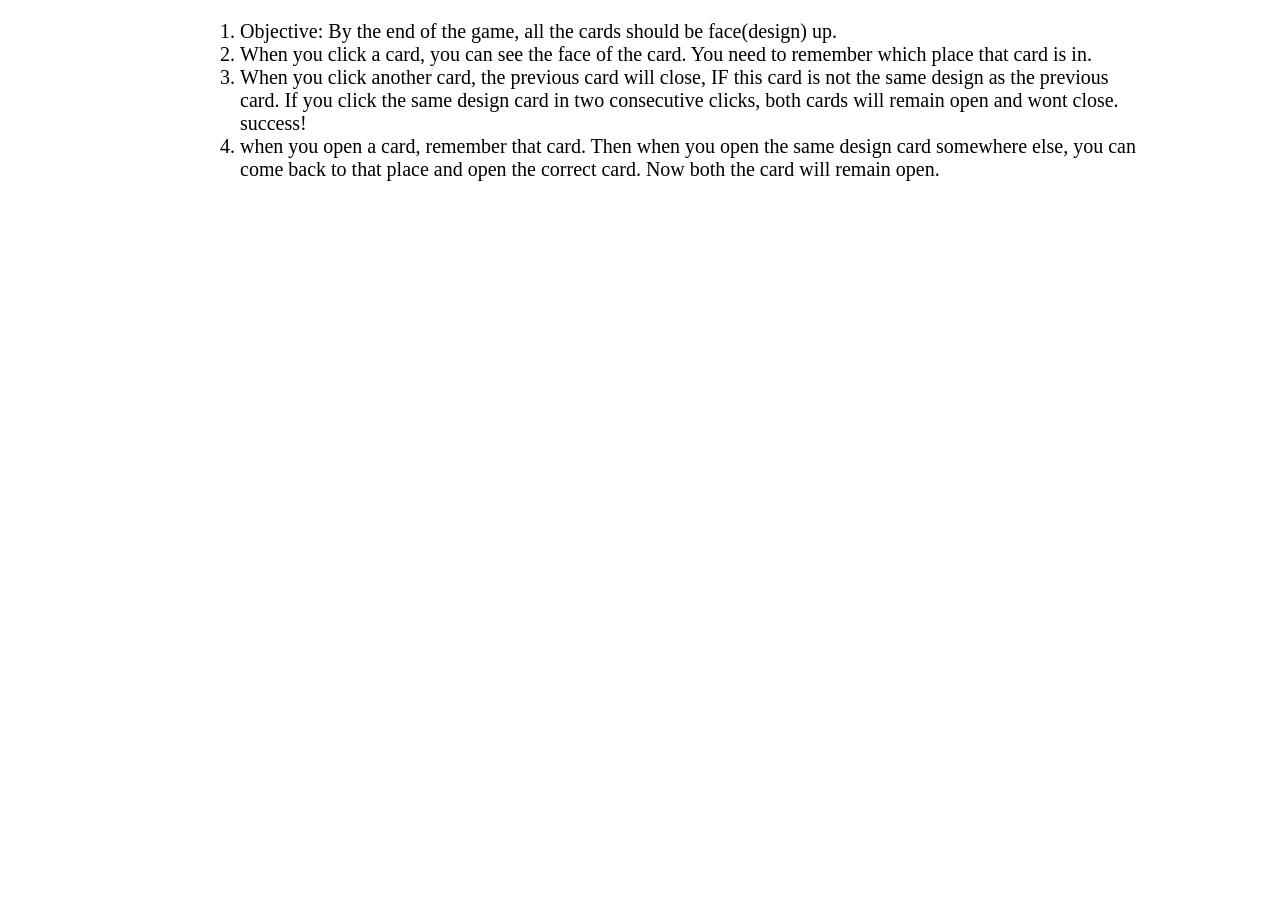
<file: matchbox/howto.html>
<!DOCTYPE html>
<html>
<head>
	<title>
		
	</title>
</head>
<body style="padding-left: 15%; padding-right: 10%; font-size: 20px">

	<p>

		<ol>
			<li> Objective: By the end of the game, all the cards should be face(design) up.</li>
			<li>When you click a card, you can see the face of the card. You need to remember which place that card is in.</li>
			<li>When you click another card, the previous card will close, IF this card is not the same design as the previous card. If you click the same design card in two consecutive clicks, both cards will remain open and wont close. success!</li>
			<li>when you open a card, remember that card. Then when you open the same design card somewhere else, you can come back to that place and open the correct card. Now both the card will remain open.
			</li>
</p>
<iframe width="560" height="315" src="https://www.youtube.com/embed/4rHR5GbKCyw" frameborder="0" allow="accelerometer; autoplay; encrypted-media; gyroscope; picture-in-picture" allowfullscreen></iframe>
<p>
	

</p>
</body>
</html>
</file>
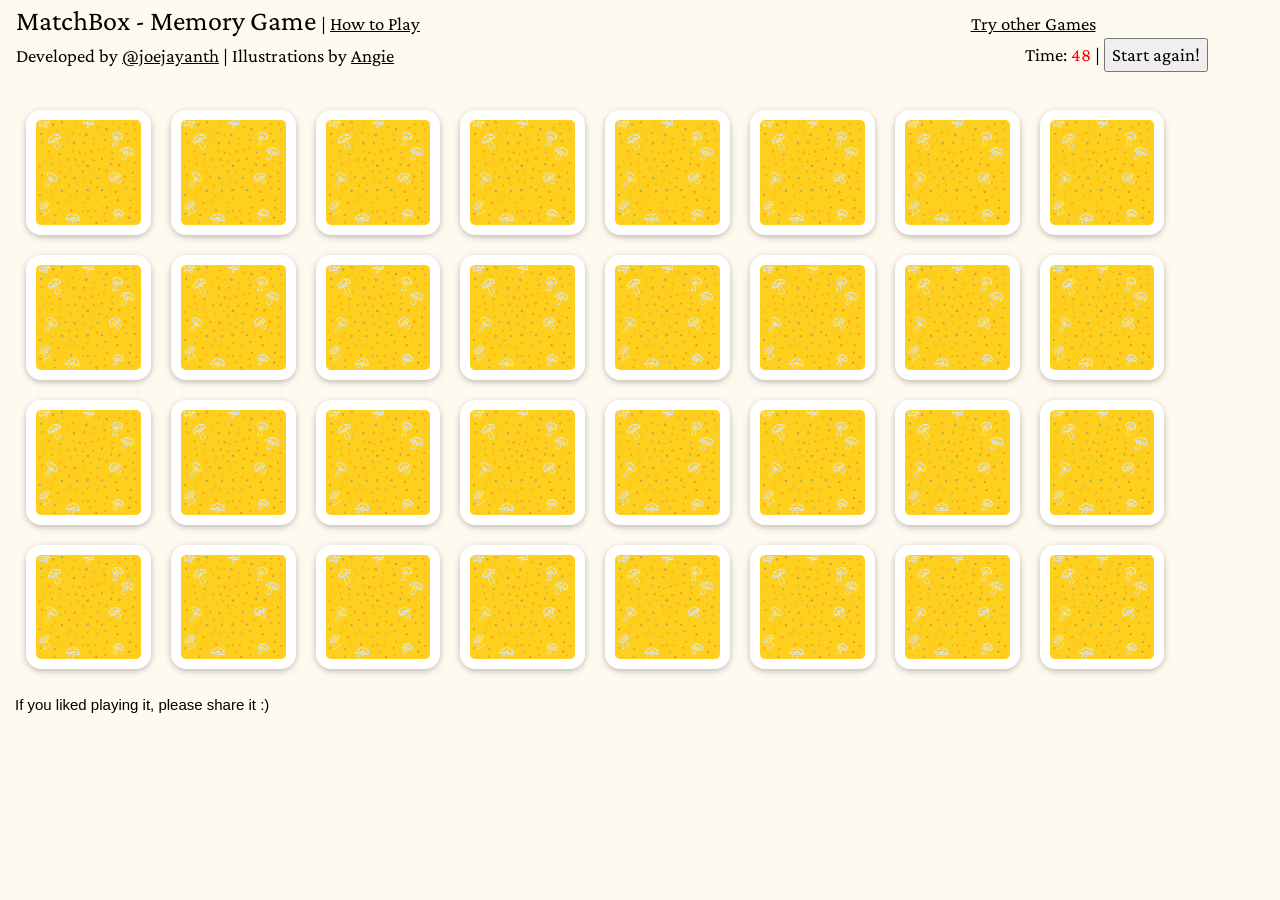
<file: matchbox/timed.html>
<!DOCTYPE html>

<!--Matching game -->
<!-- Logic: 
1. create 24 boxes in a page. 
2. there will be 24 cards, 12 pairs.
3. allot each card to a slot randomly. 
4. on click of a card, open the card. and record that card in a array. 
5. on click on the next card, open that card, if its a match to the previous card, then leave them both open. if it is not a match then close the first card. leave the second open. 
6. have timer, start at the first card open. stop at the last card match.  -->


<html>
<head>
    <!-- Global site tag (gtag.js) - Google Analytics -->
<script async src="https://www.googletagmanager.com/gtag/js?id=UA-39559930-3"></script>
<script>
  window.dataLayer = window.dataLayer || [];
  function gtag(){dataLayer.push(arguments);}
  gtag('js', new Date());

  gtag('config', 'UA-39559930-3');
</script>

	<title>MatchBox - a memory game by joseph jayanth</title>
	<link rel="stylesheet" href="https://www.w3schools.com/w3css/4/w3.css">
	<link href="https://fonts.googleapis.com/css2?family=Crimson+Pro&family=Literata"  rel='stylesheet'>
	<script type="text/javascript">

//create an array called all_cards for all the images.
		// var all_cards = ['image1.jpg','image2.jpg','image3.jpg','image4.jpg','image5.jpg','image6.jpg','image1.jpg','image2.jpg','image3.jpg','image4.jpg','image5.jpg','image6.jpg'];

		var all_cards = ['A.jpg','B.jpg','H.jpg','J.jpg','K.jpg','Y.jpg','A.jpg','B.jpg','H.jpg','J.jpg','K.jpg','Y.jpg','O.jpg','N.jpg','T.jpg','O.jpg','N.jpg','T.jpg','D.jpg','E.jpg','F.jpg','G.jpg','I.jpg','P.jpg','R.jpg','D.jpg','E.jpg','F.jpg','G.jpg','I.jpg','P.jpg','R.jpg'];


// to preload images to increase speed after the game starts. 	
		var images = ['back.jpg'];
			function preload() {
    			for (var i = 0; i < arguments.length; i++) {
        		images[i] = new Image();
        		images[i].src = preload.arguments[i];
			    }
			}

		// preload(
		//     'image1.jpg','image2.jpg','image3.jpg','image4.jpg','image5.jpg','image6.jpg'
		// );	

		preload('A.jpg','B.jpg','H.jpg','J.jpg','K.jpg','Y.jpg', 'O.jpg','N.jpg','T.jpg','back.jpg','D.jpg','E.jpg','F.jpg','G.jpg','I.jpg','P.jpg','R.jpg');


		//console.log(images);

		//,'image7.jpg','image8.jpg','image9.jpg','image10.jpg'

		//,'image6.jpg','image7.jpg','image8.jpg','image9.jpg','image10.jpg'

//create an array called cards and assign these images randomly from all_cards[] to cards[]
		var cards = [ ]; // created array called cards
		while (all_cards.length>0){	//random assignement
			var length_of_all_cards = all_cards.length;
			var random_pick = (Math.floor((Math.random() * length_of_all_cards) + 1));
			//console.log(all_cards.length + "," + random_pick);
			cards.push(all_cards[random_pick-1]);
			all_cards.splice(random_pick-1,1);
		}
			//console.log(cards);
			// console.log(all_cards);

// sidenote: closed image is munia2
	var last_opened_image = []; //for storing last opened image. 
	var last_opened_id = ['test']; //for storing last opened id.
	var identified_id =[]; // for storing identified IDs.
	var clicks=1;
	var clicked_ID = []; //to ensure that two consecutive clicks in the same id are not counted

	function myFunction1(y) {

		if(y != last_opened_id[last_opened_id.length-1]) // to make sure that the consecutive clicks on the 													same card does not go thru this function;
		{
		clicks++;
		var x = document.getElementById(y).src;
		if (x ==='https://josephjayanth.com/matchbox/back.jpg')
			{
				document.getElementById(y).src = cards[y];
			}

//finding the last opened before this one and closing it. 
			
			last_opened_image.push(cards[y]);
			last_opened_id.push(y);
			var m = last_opened_id [last_opened_id.length - 2];
			var last_opened_len = last_opened_image.length;
			var z = last_opened_image[last_opened_len-2];
//console.log('', z,'and', cards[y], 'and clicked id is:', y, 'and the image of that is:', cards[y]);

//if the current clicked card is same as the last clicked card AND last opened in more than 1 because i dont want this rule to apply on the first card. AND if the previous id M is not part of the identified lists then do);
			if(cards[y] != z && last_opened_len > 1 && identified_id.indexOf(m) == -1 ) {
				document.getElementById(m).src = "back.jpg";
			}
			else if(cards[y] == z && last_opened_len > 1){
				identified_id.push(y);
				identified_id.push(m);
			}

			//console.log(clicks);
			
			if (identified_id.length==32){

				k= clicks - 1;
				window.alert ('AWESOME! This was a hard one but you completed with '+seconds+' seconds to spare. Tweet the screenshot to @joejayanth :)');
			}
			}	
			
		}
var seconds; //global variable

onload = window.alert("You have 50 seconds to complete this challenge. It's not impossible, I have done it. :)");

// Set the date we're counting down to
var countDownDate = new Date().getTime()+50000;

// Update the count down every 1 second
var x = setInterval(function() {

  // Get today's date and time
  var now = new Date().getTime();
    
  // Find the distance between now and the count down date
  var distance = countDownDate - now;
    
  // Time calculations for days, hours, minutes and seconds
  var days = Math.floor(distance / (1000 * 60 * 60 * 24));
  var hours = Math.floor((distance % (1000 * 60 * 60 * 24)) / (1000 * 60 * 60));
  var minutes = Math.floor((distance % (1000 * 60 * 60)) / (1000 * 60));
  seconds = Math.floor((distance % (1000 * 60)) / 1000);

  // Output the result in an element with id="demo"
  document.getElementById("clicks").innerHTML = seconds;
    
  // If the count down is over, write some text 
  if (distance < 0) {
    clearInterval(x);
    document.getElementById("clicks").innerHTML = "Time's up!";
    window.alert('You ran out of time. Better luck next time.')
  }
}, 1000);
	
</script>
</head>

<body style="background-color: floralwhite;">

<div class="w3-container" style="background-color: floralwhite;">


  <div style="float: left; width: 45%; font-family: Crimson Pro; font-size: 1.25em; height: 100px"><p style="margin-top: 0px" ><span style="font-size: 1.5em"> MatchBox - Memory Game </span>| <a href="https://youtu.be/4rHR5GbKCyw" target="_blank"> How to Play</a>

	<br>
	Developed by <a href="http://twitter.com/joejayanth/" target="_blank">@joejayanth</a> | 
  	Illustrations by <a href="http://instagram.com/lettermelon/" target="_blank">Angie</a></p></div>

  	<div style="float:right;font-family: Crimson Pro; font-size: 1.25em; width: 45%; height: 100px; text-align: right;"><p style="margin-top: 10px" >
  			<span style="padding-right: 30%"><a href="https://josephjayanth.com/games/">Try other Games</a></span>
  		<br><span style="padding-right: 10%"> Time: <span id='clicks' style="color: red">50 </span> | <button onclick="location.reload();"> Start again! </button></span></p> </div>	

	

  <!-- <div style="line-height:1.5; margin: 10px;clear: right;"><h3 style="font-family: 'playfair display'">MatchBox - a memory game by <a href="http://twitter.com/joejayanth/" target="_blank">@joejayanth</a></h3>
  	  <p> No. of clicks: <span id='clicks'>0 </span> | <button onclick="location.reload();"> Start again! </button></p> <p>Illustrations by  <a href="https://www.instagram.com/lettermelon/" target='_blank'> @lettermelon</a></p></div> -->



	<!-- 
<button onclick="document.getElementById('myImage').src='pic_bulbon.gif'">Turn on the light</button>

<img id="myImage" src="pic_bulboff.gif" style="width:100px">

<button onclick="document.getElementById('myImage').src='pic_bulboff.gif'">Turn off the light</button>
-->

<div class=' w3-card w3-round-xlarge ' style='width: 10%; ; float: left;margin: 10px; '> <div onclick="myFunction1('0')"> <img style="border-radius: 15px; border-width: 10px; border-color: white; border-style: solid;" id='0' src='back.jpg'; width='100%' ; > </div></div>

<div class=' w3-card w3-round-xlarge ' style='width: 10%;  float: left;margin: 10px; '> <div onclick="myFunction1('1')"> <img style="border-radius: 15px; border-width: 10px; border-color: white; border-style: solid;"id='1' src='back.jpg' width='100%' ;> </div></div>

<div class=' w3-card w3-round-xlarge ' style='width: 10%;  float: left;margin: 10px; '> <div onclick="myFunction1('2')"> <img style="border-radius: 15px; border-width: 10px; border-color: white; border-style: solid;"id='2' src='back.jpg' width='100%' ;> </div></div>

<div class=' w3-card w3-round-xlarge ' style='width: 10%;  float: left;margin: 10px; '> <div onclick="myFunction1('3')"> <img style="border-radius: 15px; border-width: 10px; border-color: white; border-style: solid;"id='3' src='back.jpg' width='100%' ;> </div></div>

<div class=' w3-card w3-round-xlarge ' style='width: 10%;  float: left;margin: 10px; '> <div onclick="myFunction1('4')"> <img style="border-radius: 15px; border-width: 10px; border-color: white; border-style: solid;"id='4' src='back.jpg' width='100%' ;> </div></div>

<div class=' w3-card w3-round-xlarge ' style='width: 10%;  float: left;margin: 10px; '> <div onclick="myFunction1('5')"> <img style="border-radius: 15px; border-width: 10px; border-color: white; border-style: solid;"id='5' src='back.jpg' width='100%' ;> </div></div>

<div class=' w3-card w3-round-xlarge ' style='width: 10%;  float: left;margin: 10px; '> <div onclick="myFunction1('6')"> <img style="border-radius: 15px; border-width: 10px; border-color: white; border-style: solid;"id='6' src='back.jpg' width='100%' ;> </div></div>

<div class=' w3-card w3-round-xlarge ' style='width: 10%;  float: left;margin: 10px; '> <div onclick="myFunction1('7')"> <img style="border-radius: 15px; border-width: 10px; border-color: white; border-style: solid;"id='7' src='back.jpg' width='100%' ;> </div></div>

<div class=' w3-card w3-round-xlarge ' style='width: 10%;  float: left;margin: 10px; '> <div onclick="myFunction1('8')"> <img style="border-radius: 15px; border-width: 10px; border-color: white; border-style: solid;"id='8' src='back.jpg' width='100%' ;> </div></div>

<div class=' w3-card w3-round-xlarge ' style='width: 10%;  float: left;margin: 10px; '> <div onclick="myFunction1('9')"> <img style="border-radius: 15px; border-width: 10px; border-color: white; border-style: solid;"id='9' src='back.jpg' width='100%' ;> </div></div>

<div class=' w3-card w3-round-xlarge ' style='width: 10%;  float: left;margin: 10px; '> <div onclick="myFunction1('10')"> <img style="border-radius: 15px; border-width: 10px; border-color: white; border-style: solid;"id='10' src='back.jpg' width='100%' ;> </div></div>

<div class=' w3-card w3-round-xlarge ' style='width: 10%;  float: left;margin: 10px; '> <div onclick="myFunction1('11')"> <img style="border-radius: 15px; border-width: 10px; border-color: white; border-style: solid;"id='11' src='back.jpg' width='100%' ;> </div></div>

<div class=' w3-card w3-round-xlarge ' style='width: 10%;  float: left;margin: 10px; '> <div onclick="myFunction1('12')"> <img style="border-radius: 15px; border-width: 10px; border-color: white; border-style: solid;"id='12' src='back.jpg' width='100%' ;> </div></div>

<div class=' w3-card w3-round-xlarge ' style='width: 10%;  float: left;margin: 10px; '> <div onclick="myFunction1('13')"> <img style="border-radius: 15px; border-width: 10px; border-color: white; border-style: solid;"id='13' src='back.jpg' width='100%' ;> </div></div>

<div class=' w3-card w3-round-xlarge ' style='width: 10%;  float: left;margin: 10px; '> <div onclick="myFunction1('14')"> <img style="border-radius: 15px; border-width: 10px; border-color: white; border-style: solid;"id='14' src='back.jpg' width='100%' ;> </div></div>

<div class=' w3-card w3-round-xlarge ' style='width: 10%;  float: left;margin: 10px; '> <div onclick="myFunction1('15')"> <img style="border-radius: 15px; border-width: 10px; border-color: white; border-style: solid;"id='15' src='back.jpg' width='100%' ;> </div></div>

<div class=' w3-card w3-round-xlarge ' style='width: 10%;  float: left;margin: 10px; '> <div onclick="myFunction1('16')"> <img style="border-radius: 15px; border-width: 10px; border-color: white; border-style: solid;"id='16' src='back.jpg' width='100%' ;> </div></div>

<div class=' w3-card w3-round-xlarge ' style='width: 10%;  float: left;margin: 10px; '> <div onclick="myFunction1('17')"> <img style="border-radius: 15px; border-width: 10px; border-color: white; border-style: solid;"id='17' src='back.jpg' width='100%' ;> </div></div>

<div class=' w3-card w3-round-xlarge ' style='width: 10%;  float: left;margin: 10px; '> <div onclick="myFunction1('18')"> <img style="border-radius: 15px; border-width: 10px; border-color: white; border-style: solid;"id='18' src='back.jpg' width='100%' ;> </div></div>
<div class=' w3-card w3-round-xlarge ' style='width: 10%;  float: left;margin: 10px; '> <div onclick="myFunction1('19')"> <img style="border-radius: 15px; border-width: 10px; border-color: white; border-style: solid;"id='19' src='back.jpg' width='100%' ;> </div></div>
<div class=' w3-card w3-round-xlarge ' style='width: 10%;  float: left;margin: 10px; '> <div onclick="myFunction1('20')"> <img style="border-radius: 15px; border-width: 10px; border-color: white; border-style: solid;"id='20' src='back.jpg' width='100%' ;> </div></div>
<div class=' w3-card w3-round-xlarge ' style='width: 10%;  float: left;margin: 10px; '> <div onclick="myFunction1('21')"> <img style="border-radius: 15px; border-width: 10px; border-color: white; border-style: solid;"id='21' src='back.jpg' width='100%' ;> </div></div>
<div class=' w3-card w3-round-xlarge ' style='width: 10%;  float: left;margin: 10px; '> <div onclick="myFunction1('22')"> <img style="border-radius: 15px; border-width: 10px; border-color: white; border-style: solid;"id='22' src='back.jpg' width='100%' ;> </div></div>
<div class=' w3-card w3-round-xlarge ' style='width: 10%;  float: left;margin: 10px; '> <div onclick="myFunction1('23')"> <img style="border-radius: 15px; border-width: 10px; border-color: white; border-style: solid;"id='23' src='back.jpg' width='100%' ;> </div></div>
<div class=' w3-card w3-round-xlarge ' style='width: 10%;  float: left;margin: 10px; '> <div onclick="myFunction1('24')"> <img style="border-radius: 15px; border-width: 10px; border-color: white; border-style: solid;"id='24' src='back.jpg' width='100%' ;> </div></div>
<div class=' w3-card w3-round-xlarge ' style='width: 10%;  float: left;margin: 10px; '> <div onclick="myFunction1('25')"> <img style="border-radius: 15px; border-width: 10px; border-color: white; border-style: solid;"id='25' src='back.jpg' width='100%' ;> </div></div>
<div class=' w3-card w3-round-xlarge ' style='width: 10%;  float: left;margin: 10px; '> <div onclick="myFunction1('26')"> <img style="border-radius: 15px; border-width: 10px; border-color: white; border-style: solid;"id='26' src='back.jpg' width='100%' ;> </div></div>
<div class=' w3-card w3-round-xlarge ' style='width: 10%;  float: left;margin: 10px; '> <div onclick="myFunction1('27')"> <img style="border-radius: 15px; border-width: 10px; border-color: white; border-style: solid;"id='27' src='back.jpg' width='100%' ;> </div></div>
<div class=' w3-card w3-round-xlarge ' style='width: 10%;  float: left;margin: 10px; '> <div onclick="myFunction1('28')"> <img style="border-radius: 15px; border-width: 10px; border-color: white; border-style: solid;"id='28' src='back.jpg' width='100%' ;> </div></div>
<div class=' w3-card w3-round-xlarge ' style='width: 10%;  float: left;margin: 10px; '> <div onclick="myFunction1('29')"> <img style="border-radius: 15px; border-width: 10px; border-color: white; border-style: solid;"id='29' src='back.jpg' width='100%' ;> </div></div>
<div class=' w3-card w3-round-xlarge ' style='width: 10%;  float: left;margin: 10px; '> <div onclick="myFunction1('30')"> <img style="border-radius: 15px; border-width: 10px; border-color: white; border-style: solid;"id='30' src='back.jpg' width='100%' ;> </div></div>
<div class=' w3-card w3-round-xlarge ' style='width: 10%;  float: left;margin: 10px; '> <div onclick="myFunction1('31')"> <img style="border-radius: 15px; border-width: 10px; border-color: white; border-style: solid;"id='31' src='back.jpg' width='100%' ;> </div></div>

<!-- 

<div class=' w3-card w3-round-xlarge ' style='width: 10%;  float: left;margin: 10px; '> <div onclick="myFunction1('18')"> <img id='18' src='back.jpg' width='100%' ;> </div></div>

<div class=' w3-card w3-round-xlarge ' style='width: 10%;  float: left;margin: 10px; '> <div onclick="myFunction1('19')"> <img id='19' src='back.jpg' width='100%' ;> </div></div> 

<div class=' w3-card w3-round-xlarge ' style='width: 10%;  float: left;margin: 10px; '> <div onclick="myFunction1('20')"> <img id='20' src='back.jpg' width='100%' ;> </div></div>



<div class=' w3-card w3-round-xlarge ' style='width: 10%;  float: left;margin: 10px; '> <div onclick="myFunction1('21')"> <img id='21' src='back.jpg' width='100%' ;> </div></div>

<div class=' w3-card w3-round-xlarge ' style='width: 10%;  float: left;margin: 10px; '> <div onclick="myFunction1('22')"> <img id='22' src='back.jpg' width='100%' ;> </div></div>

<div class=' w3-card w3-round-xlarge ' style='width: 10%;  float: left;margin: 10px; '> <div onclick="myFunction1('23')"> <img id='23' src='back.jpg' width='100%' ;> </div></div>

<div class=' w3-card w3-round-xlarge ' style='width: 10%;  float: left;margin: 10px; '> <div onclick="myFunction1('24')"> <img id='24' src='back.jpg' width='100%' ;> </div></div>

  -->


</div>

<div style="margin: 15px">
<p>If you liked playing it, please share it :) </p>	

</div>
<!-- Go to www.addthis.com/dashboard to customize your tools --> <script type="text/javascript" src="//s7.addthis.com/js/300/addthis_widget.js#pubid=ra-4ea4092b50f5954a"></script> 

                <!-- Go to www.addthis.com/dashboard to customize your tools -->
 <div class="addthis_inline_share_toolbox"></div>



</body>
</html>
</file>
<file: style.css>
/* Premium Light Theme Styles */
:root {
  --bg-color: #fafbfa;
  --text-primary: #1e293b;
  --text-secondary: #64748b;
  --accent-color: #e58b00;
  --gradient-1: #ffb703;
  --gradient-2: #fb8500;
  
  --card-bg: rgba(255, 255, 255, 0.9);
  --card-border: rgba(0, 0, 0, 0.05);
  --card-hover-border: rgba(0, 0, 0, 0.15);
}

* {
  box-sizing: border-box;
}

body {
  margin: 0;
  font-family: 'Plus Jakarta Sans', system-ui, -apple-system, sans-serif;
  background-color: var(--bg-color);
  color: var(--text-primary);
  line-height: 1.6;
  -webkit-font-smoothing: antialiased;
  position: relative;
  overflow-x: hidden;
}

/* Background Ambient Glow */
body::before {
  content: '';
  position: fixed;
  top: -20%;
  left: -10%;
  width: 50%;
  height: 50%;
  background: radial-gradient(circle, rgba(252,163,17,0.15) 0%, rgba(250,251,250,0) 70%);
  filter: blur(100px);
  z-index: -1;
}

#app {
  max-width: 1200px;
  margin: 0 auto;
  padding: 0 1.5rem;
}

/* Navbar */
.navbar {
  padding: 2rem 0;
  display: flex;
  justify-content: space-between;
  align-items: center;
}
.logo {
  font-weight: 800;
  font-size: 1.5rem;
  letter-spacing: -0.5px;
}

/* Hero Section */
.hero {
  text-align: center;
  margin: 6rem 0 5rem;
  animation: fadeUp 1s ease-out forwards;
}
.hero-title {
  font-size: clamp(3rem, 6vw, 4.5rem);
  font-weight: 800;
  line-height: 1.1;
  margin-bottom: 1.5rem;
  letter-spacing: -1px;
}
.gradient-text {
  background: linear-gradient(135deg, var(--gradient-1), var(--gradient-2));
  background-clip: text;
  -webkit-background-clip: text;
  -webkit-text-fill-color: transparent;
  display: inline-block;
}
.hero-subtitle {
  font-size: 1.25rem;
  color: var(--text-secondary);
  max-width: 600px;
  margin: 0 auto;
}

/* Category Sections */
.category-section {
  margin-bottom: 5rem;
  animation: fadeUp 1s ease-out forwards;
  animation-delay: 0.2s;
  opacity: 0;
}
.section-title {
  font-size: 1.75rem;
  font-weight: 700;
  margin-bottom: 2rem;
  color: var(--text-primary);
  display: flex;
  align-items: center;
  gap: 1rem;
}
.section-title::after {
  content: '';
  height: 1px;
  flex: 1;
  background: var(--card-border);
}

/* Grid & Cards */
.grid-container {
  display: grid;
  grid-template-columns: repeat(auto-fill, minmax(320px, 1fr));
  gap: 1.5rem;
}

.project-card {
  text-decoration: none;
  background: var(--card-bg);
  border: 1px solid var(--card-border);
  border-radius: 16px;
  padding: 2rem;
  position: relative;
  overflow: hidden;
  transition: transform 0.3s ease, border-color 0.3s ease;
  backdrop-filter: blur(12px);
  display: flex;
  flex-direction: column;
}

.project-card:hover {
  transform: translateY(-5px);
  border-color: var(--card-hover-border);
}

/* Interactive Glow Effect */
.card-glow {
  position: absolute;
  top: 0;
  left: 0;
  right: 0;
  bottom: 0;
  background: radial-gradient(
    800px circle at var(--mouse-x, -500px) var(--mouse-y, -500px),
    rgba(252, 163, 17, 0.06),
    transparent 40%
  );
  opacity: 0;
  transition: opacity 0.5s;
  pointer-events: none;
  z-index: 1;
}

.project-card:hover .card-glow {
  opacity: 1;
}

.card-content {
  position: relative;
  z-index: 2;
  color: var(--text-secondary);
}

.card-header {
  display: flex;
  justify-content: space-between;
  align-items: flex-start;
  margin-bottom: 1rem;
  gap: 1rem;
}

.card-header h3 {
  margin: 0;
  font-size: 1.4rem;
  font-weight: 700;
  color: var(--text-primary);
  line-height: 1.3;
}

.badge {
  font-size: 0.75rem;
  font-weight: 600;
  background: rgba(252, 163, 17, 0.1);
  color: var(--accent-color);
  padding: 0.3rem 0.6rem;
  border-radius: 9999px;
  white-space: nowrap;
}

.badge-multi {
  background: rgba(99, 102, 241, 0.1);
  color: #6366f1;
  display: inline-flex;
  align-items: center;
  gap: 3px;
}

.card-content p {
  margin: 0;
  font-size: 0.95rem;
  line-height: 1.5;
}

/* Footer */
.footer {
  text-align: center;
  padding: 4rem 0 2rem;
  color: var(--text-secondary);
  font-size: 0.9rem;
  border-top: 1px solid var(--card-border);
  margin-top: 4rem;
}

/* Animations */
@keyframes fadeUp {
  from {
    opacity: 0;
    transform: translateY(20px);
  }
  to {
    opacity: 1;
    transform: translateY(0);
  }
}

/* Delays for sections */
.category-section:nth-of-type(2) { animation-delay: 0.4s; }
.category-section:nth-of-type(3) { animation-delay: 0.6s; }

/* Featured Carousel */
.featured-carousel {
  position: relative;
  margin: 2rem auto 5rem;
  max-width: 1000px;
  animation: fadeUp 1s ease-out forwards;
  animation-delay: 0.3s;
  opacity: 0;
}

.carousel-track {
  display: flex;
  overflow: hidden;
  border-radius: 24px;
}

.carousel-slide {
  min-width: 100%;
  background-color: #FDF7EC;
  background-image: radial-gradient(#e5d9c5 1px, transparent 1px);
  background-size: 24px 24px;
  border: 1px solid rgba(229, 217, 197, 0.4);
  box-shadow: 0 10px 30px rgba(0, 0, 0, 0.03);
  border-radius: 24px;
  padding: 3rem;
  display: flex;
  align-items: center;
  gap: 3rem;
  transition: transform 0.5s cubic-bezier(0.4, 0, 0.2, 1);
}

.banner-icon {
  flex-shrink: 0;
  display: none;
  background: white;
  padding: 1.5rem;
  border-radius: 20px;
  box-shadow: 0 8px 20px rgba(0,0,0,0.04);
}

@media (min-width: 768px) {
  .banner-icon {
    display: block;
  }
}

.banner-content {
  text-align: center;
  flex-grow: 1;
}

.banner-subtitle {
  font-family: 'Plus Jakarta Sans', serif;
  font-size: 1.25rem;
  color: var(--text-secondary);
  margin: 0 0 0.5rem 0;
  font-weight: 600;
  letter-spacing: 0.05em;
  text-transform: uppercase;
}

.banner-description {
  font-size: 1.1rem;
  color: var(--text-secondary);
  line-height: 1.6;
  margin: 0 auto 2.5rem auto;
  max-width: 600px;
}

.banner-btn {
  display: inline-block;
  background: linear-gradient(135deg, var(--gradient-1), var(--gradient-2));
  color: #ffffff;
  font-weight: 700;
  font-size: 1.1rem;
  text-decoration: none;
  padding: 1rem 2.5rem;
  border-radius: 50px;
  transition: transform 0.2s ease, box-shadow 0.2s ease;
  box-shadow: 0 10px 20px rgba(251, 133, 0, 0.2);
}

.banner-btn:hover {
  transform: translateY(-2px);
  box-shadow: 0 15px 25px rgba(251, 133, 0, 0.3);
}

/* Carousel Arrows */
.carousel-arrow {
  position: absolute;
  top: 50%;
  transform: translateY(-50%);
  z-index: 10;
  background: white;
  border: 1px solid var(--card-border);
  border-radius: 50%;
  width: 42px;
  height: 42px;
  display: flex;
  align-items: center;
  justify-content: center;
  cursor: pointer;
  color: var(--text-primary);
  box-shadow: 0 4px 12px rgba(0,0,0,0.08);
  transition: box-shadow 0.2s ease, transform 0.2s ease, background 0.2s ease;
  margin-top: -12px; /* nudge up slightly to clear dots */
}

.carousel-arrow:hover {
  box-shadow: 0 6px 18px rgba(0,0,0,0.14);
  background: #fff8ee;
}

.carousel-arrow-left {
  left: -20px;
}

.carousel-arrow-right {
  right: -20px;
}

/* Carousel Dots */
.carousel-dots {
  display: flex;
  justify-content: center;
  gap: 0.5rem;
  margin-top: 1.25rem;
}

.carousel-dot {
  width: 8px;
  height: 8px;
  border-radius: 50%;
  border: none;
  background: rgba(0,0,0,0.15);
  cursor: pointer;
  padding: 0;
  transition: background 0.3s ease, transform 0.3s ease;
}

.carousel-dot.active {
  background: var(--accent-color);
  transform: scale(1.25);
}

@media (max-width: 768px) {
  .carousel-slide {
    padding: 2rem;
    flex-direction: column;
    gap: 1.5rem;
  }
  .featured-carousel {
    margin: 2rem 0 4rem;
  }
  .carousel-arrow-left {
    left: 4px;
  }
  .carousel-arrow-right {
    right: 4px;
  }
}
</file>
